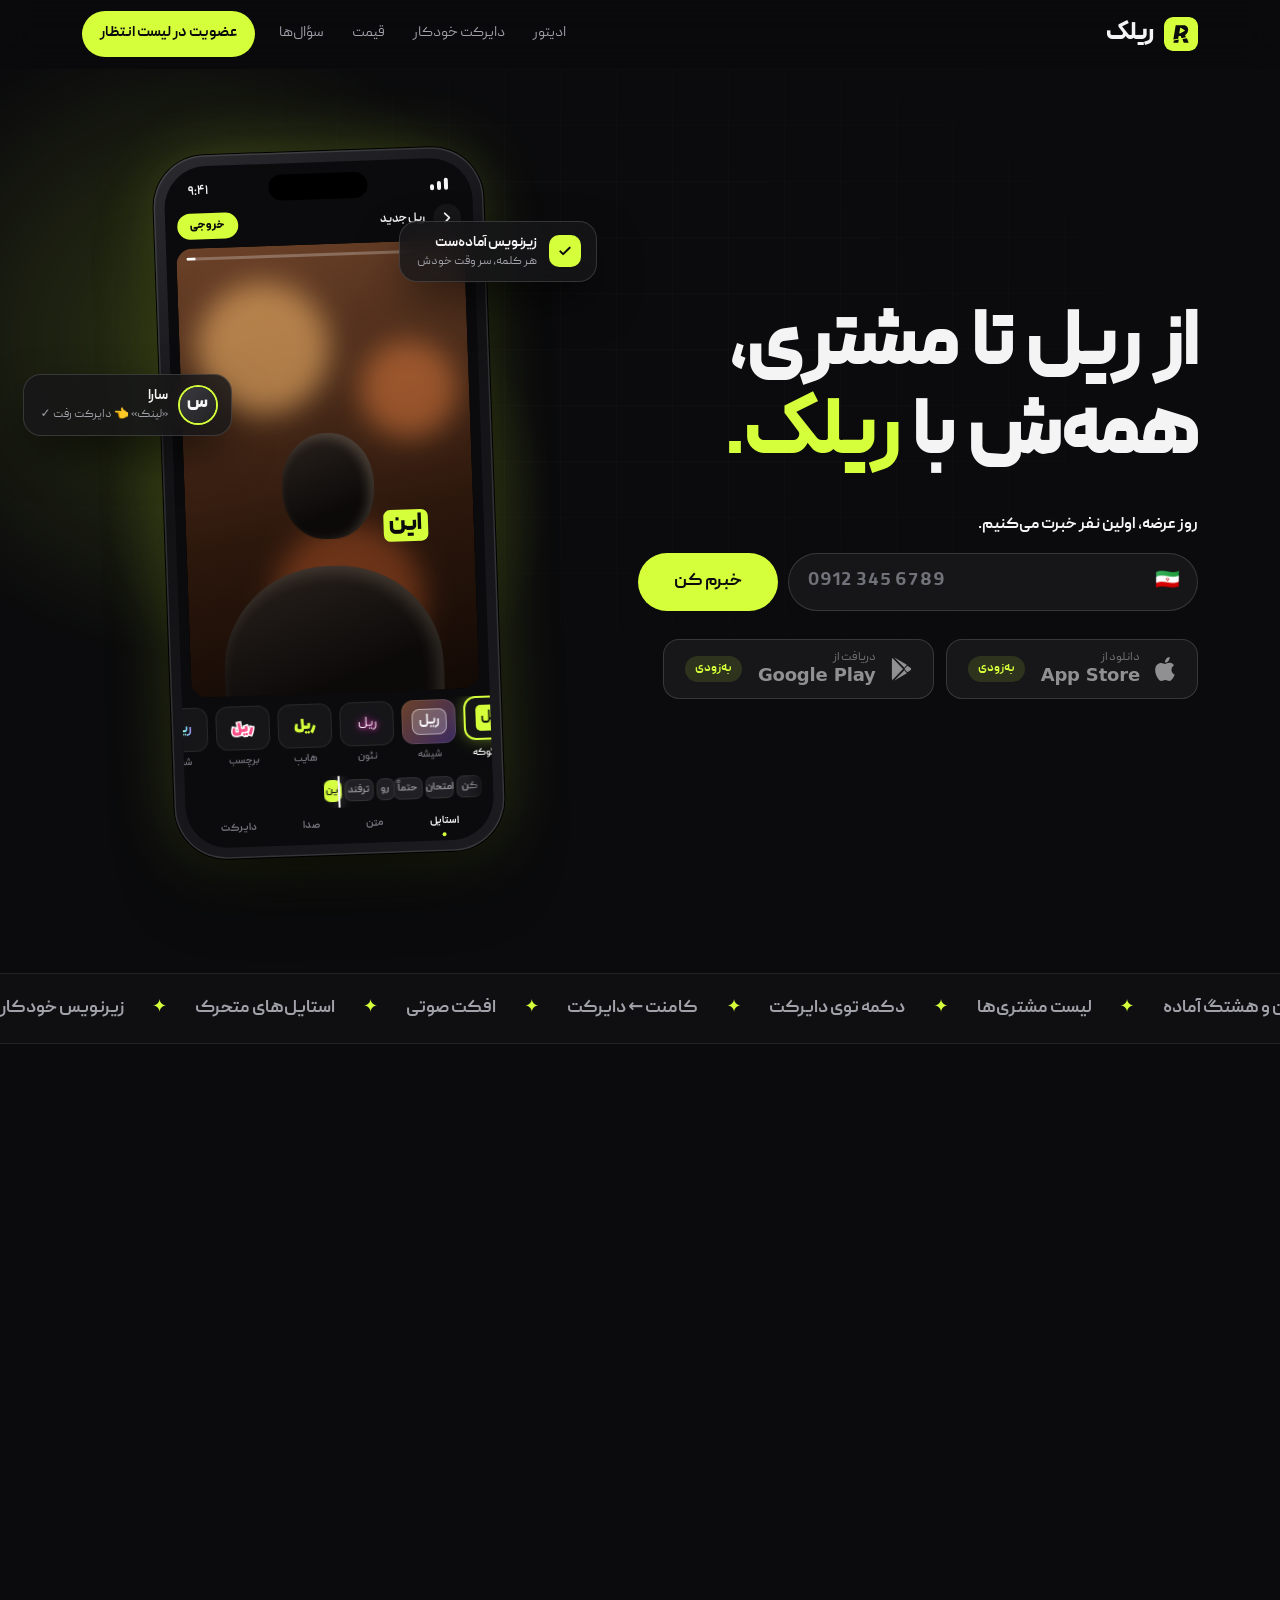
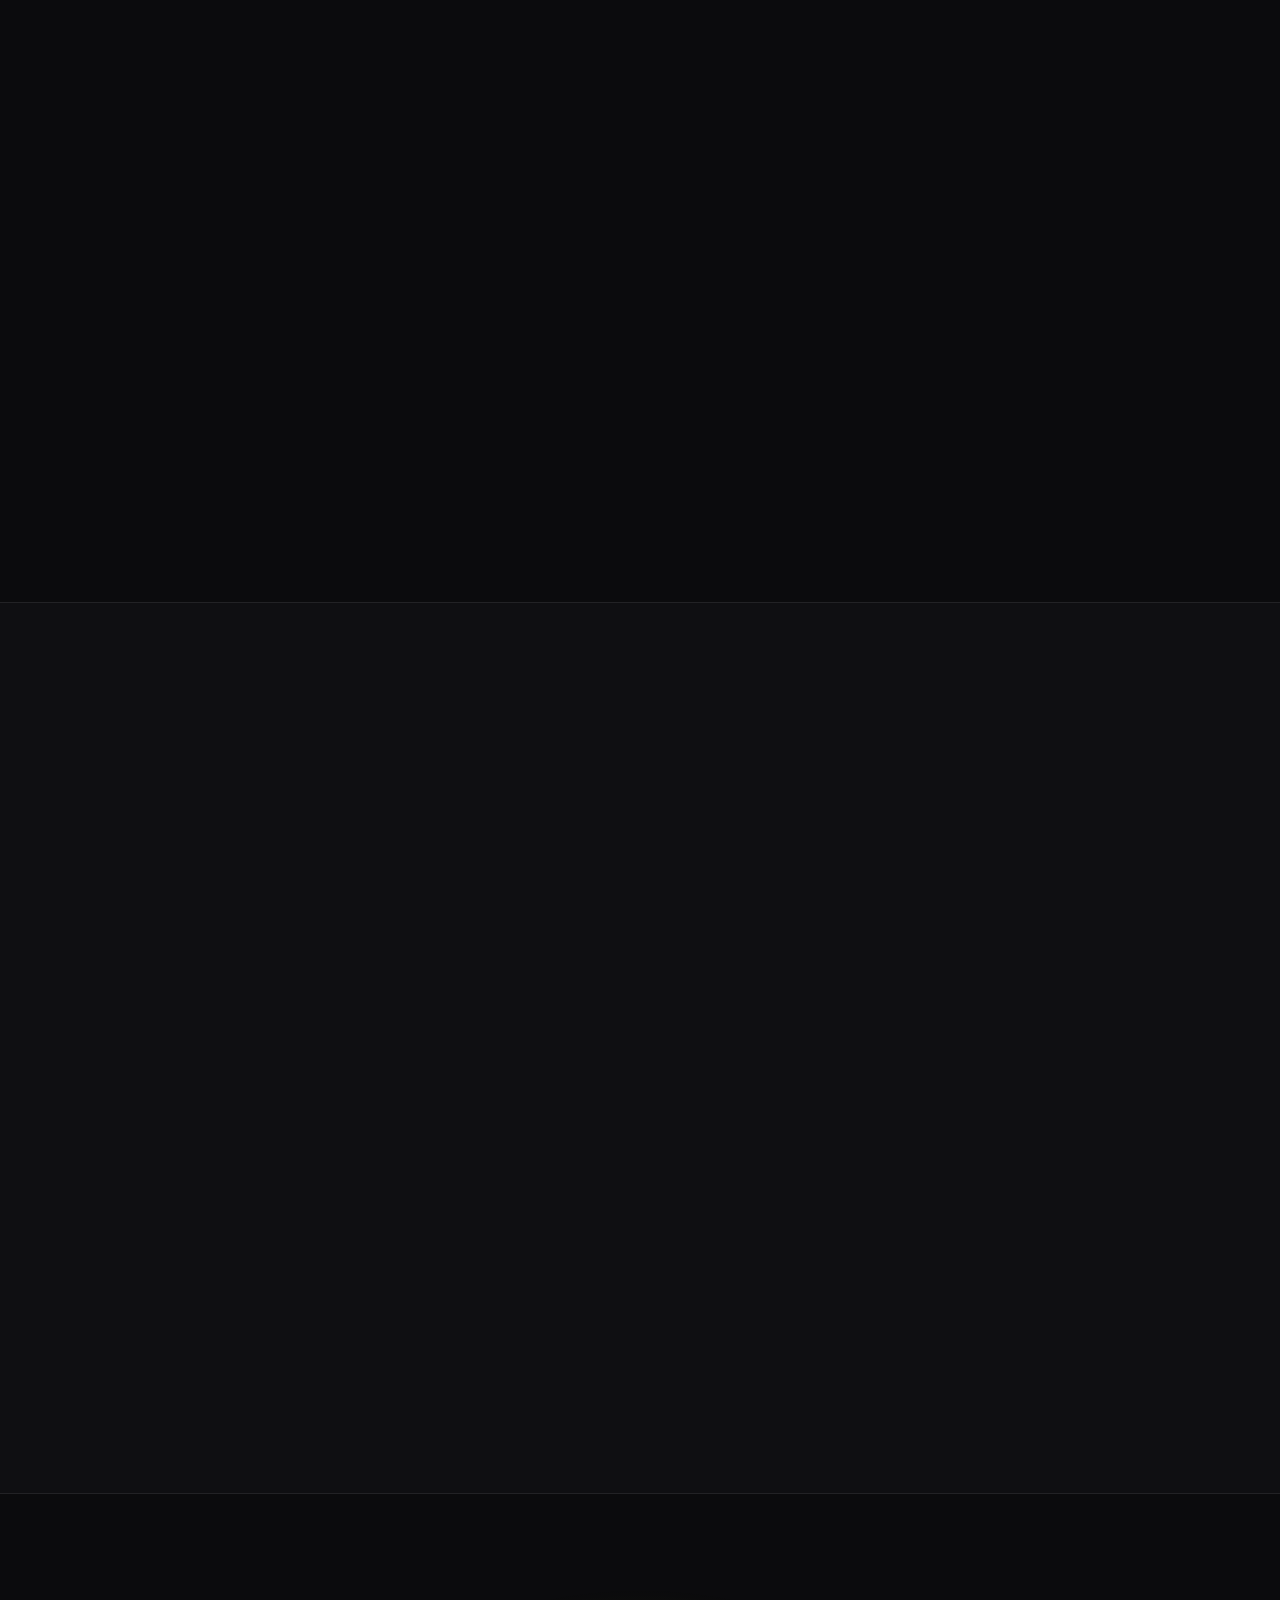
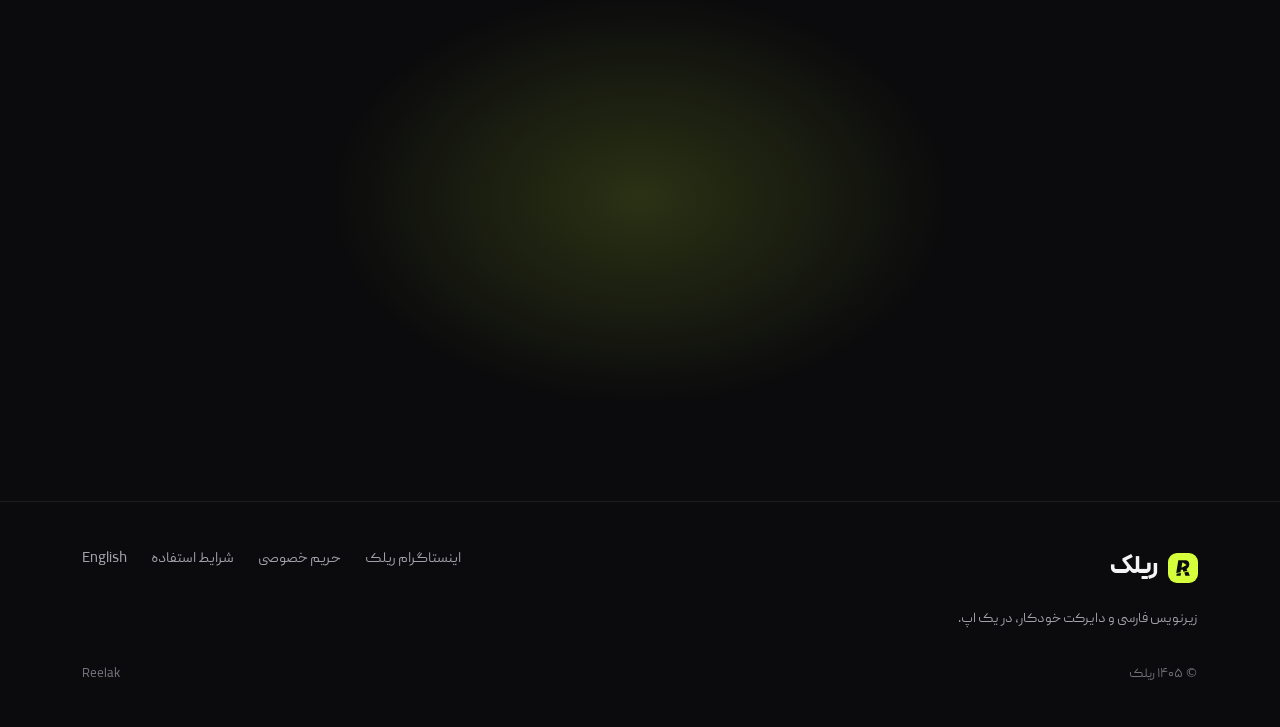
<file: index.html>
<!doctype html>
<html lang="fa" dir="rtl" data-mode="waitlist">
<head>
<meta charset="utf-8">
<meta http-equiv="Content-Security-Policy" content="default-src 'none'; script-src 'self'; style-src 'self'; font-src 'self'; img-src 'self' data:; connect-src 'self' https://oprujqgoeeatpwjcmsdf.supabase.co; form-action https://oprujqgoeeatpwjcmsdf.supabase.co; base-uri 'none'">
<meta name="viewport" content="width=device-width, initial-scale=1, viewport-fit=cover">
<title>ریلک | زیرنویس فارسی و دایرکت خودکار اینستاگرام</title>
<meta name="description" content="ریلک: زیرنویس فارسی خودکار با استایل‌ها و انیمیشن‌های جذاب، و دایرکت خودکار اینستاگرام که کامنت‌ها رو به مشتری تبدیل می‌کنه. یک اپ برای آیفون و اندروید.">
<meta name="theme-color" content="#0B0B0D">
<meta name="color-scheme" content="dark">
<meta property="og:type" content="website">
<meta property="og:title" content="ریلک: از ریل تا مشتری">
<meta property="og:description" content="زیرنویس فارسی خودکار + دایرکت خودکار اینستاگرام، در یک اپ.">
<meta property="og:url" content="https://reelakapp.com/">
<meta property="og:image" content="https://reelakapp.com/img/og.png">
<meta property="og:image:width" content="1200">
<meta property="og:image:height" content="630">
<meta property="og:locale" content="fa_IR">
<meta name="twitter:card" content="summary_large_image">
<link rel="icon" href="img/favicon.svg" type="image/svg+xml">
<link rel="icon" href="img/favicon-32.png" sizes="32x32" type="image/png">
<link rel="apple-touch-icon" href="img/apple-touch-icon-180.png">
<link rel="preload" href="fonts/peyda-black.woff2" as="font" type="font/woff2" crossorigin>
<link rel="preload" href="fonts/peyda-regular.woff2" as="font" type="font/woff2" crossorigin>
<link rel="stylesheet" href="site.css">
<script src="site.js" defer></script>
</head>
<body>

<a class="skip" href="#main">رفتن به محتوا</a>

<!-- ============================ NAV ============================ -->
<header class="nav" id="top">
  <div class="wrap nav-in">
    <button class="menu-btn" type="button" aria-label="منو" aria-expanded="false" aria-controls="mobile-menu" data-menu-btn>
      <span></span><span></span><span></span>
    </button>
    <a class="brand" href="#top" aria-label="ریلک، صفحه‌ی اول">
      <img src="img/icon-lime.svg" width="34" height="34" alt="">
      <span class="brand-fa">ریلک</span>
    </a>
    <nav class="nav-links" aria-label="بخش‌ها">
      <a href="#editor">ادیتور</a>
      <a href="#automation">دایرکت خودکار</a>
      <a href="#pricing">قیمت</a>
      <a href="#faq">سؤال‌ها</a>
    </nav>
    <a class="btn btn-lime btn-sm only-waitlist" href="#waitlist" data-focus-phone>عضویت در لیست انتظار</a>
    <a class="btn btn-lime btn-sm only-launch" href="#download">دانلود اپ</a>
  </div>
  <div class="mobile-menu" id="mobile-menu" data-menu hidden>
    <nav class="wrap" aria-label="منو">
      <a href="#editor"><span>ادیتور ویدیو</span><small>زیرنویس و استایل‌ها</small></a>
      <a href="#automation"><span>دایرکت خودکار</span><small>کامنت ← دایرکت</small></a>
      <a href="#pricing"><span>قیمت</span><small>رایگان و پرو</small></a>
      <a href="#faq"><span>سؤال‌ها</span><small>جواب‌های کوتاه</small></a>
      <a class="btn btn-lime btn-block only-waitlist" href="#waitlist" data-focus-phone>عضویت در لیست انتظار</a>
      <a class="btn btn-lime btn-block only-launch" href="#download">دانلود اپ</a>
    </nav>
  </div>
</header>

<main id="main">

<!-- ============================ HERO ============================ -->
<section class="hero" id="waitlist">
  <div class="hero-glow" aria-hidden="true"></div>
  <div class="hero-grid" aria-hidden="true"></div>
  <div class="wrap hero-in">

    <div class="hero-copy">

      <h1 class="hero-title" aria-label="از ریل تا مشتری، همه‌ش با ریلک.">
        <span class="kw" aria-hidden="true">از</span>
        <span class="kw" aria-hidden="true">ریل</span>
        <span class="kw" aria-hidden="true">تا</span>
        <span class="kw" aria-hidden="true">مشتری،</span>
        <br>
        <span class="kw" aria-hidden="true">همه‌ش</span>
        <span class="kw" aria-hidden="true">با</span>
        <span class="kw kw-brand" aria-hidden="true">ریلک.</span>
      </h1>


      <!-- Waitlist (before launch) -->
      <div class="join only-waitlist" data-join>
        <form class="join-form" action="https://oprujqgoeeatpwjcmsdf.supabase.co/functions/v1/waitlist" method="post" novalidate>
          <label class="join-label" for="phone-hero">روز عرضه، اولین نفر خبرت می‌کنیم.</label>
          <div class="join-row">
            <div class="phone-field">
              <span class="phone-flag" aria-hidden="true">🇮🇷</span>
              <input id="phone-hero" name="phone" type="tel" inputmode="numeric" autocomplete="tel" dir="ltr"
                     placeholder="0912 345 6789" maxlength="20" required aria-describedby="hint-hero">
            </div>
            <input class="hp" type="text" name="website" tabindex="-1" autocomplete="off" aria-hidden="true">
            <input type="hidden" name="source" value="">
            <button class="btn btn-lime btn-lg" type="submit">
              <span class="btn-text">خبرم کن</span>
              <span class="spinner" aria-hidden="true"></span>
            </button>
          </div>
          <p class="join-hint" id="hint-hero" aria-live="polite"></p>
        </form>
        <div class="join-done" hidden>
          <div class="done-badge" aria-hidden="true">
            <svg viewBox="0 0 24 24" width="28" height="28"><path d="M5 12.5l4.2 4.2L19 7" fill="none" stroke="currentColor" stroke-width="2.6" stroke-linecap="round" stroke-linejoin="round"/></svg>
          </div>
          <div>
            <p class="done-title" data-done-title>اسمت توی لیسته!</p>
            <p class="done-sub">روز عرضه با یک پیامک خبرت می‌کنیم.</p>
            <button class="btn btn-ghost btn-sm" type="button" data-share>
              <svg viewBox="0 0 24 24" width="18" height="18" aria-hidden="true"><path d="M12 3v12M7 8l5-5 5 5M5 14v5a2 2 0 002 2h10a2 2 0 002-2v-5" fill="none" stroke="currentColor" stroke-width="2" stroke-linecap="round" stroke-linejoin="round"/></svg>
              <span>فرستادن برای دوستام</span>
            </button>
          </div>
        </div>
      </div>

      <!-- Store buttons: "soon" before launch, real links after -->
      <div class="stores" id="download">
        <a class="store store-soon" href="#waitlist" data-store>
          <svg class="store-ic" viewBox="0 0 24 24" aria-hidden="true"><path fill="currentColor" d="M16.37 1.43c0 1.14-.5 2.27-1.18 3.08-.74.9-1.99 1.57-2.99 1.57-.12 0-.23-.02-.3-.03-.01-.06-.04-.22-.04-.39 0-1.15.57-2.27 1.2-2.98.81-.94 2.15-1.64 3.25-1.68.03.13.06.28.06.43zm4.56 15.71c-.03.07-.46 1.58-1.52 3.12-.94 1.34-1.94 2.71-3.43 2.71-1.52 0-1.9-.88-3.63-.88-1.7 0-2.3.91-3.67.91-1.38 0-2.33-1.26-3.43-2.8C3.96 18.38 2.93 15.57 2.93 12.92c0-4.28 2.8-6.55 5.55-6.55 1.45 0 2.67.95 3.6.95.86 0 2.22-1.01 3.9-1.01.61 0 2.89.06 4.37 2.19-.13.09-2.38 1.37-2.38 4.19 0 3.26 2.85 4.42 2.96 4.45z"/></svg>
          <span class="store-txt"><small>دانلود از</small><b>App Store</b></span>
          <span class="soon-chip">به‌زودی</span>
        </a>
        <a class="store store-soon" href="#waitlist" data-store>
          <svg class="store-ic" viewBox="0 0 24 24" aria-hidden="true"><path fill="currentColor" d="M4.1 1.9c-.3.3-.5.8-.5 1.4v17.4c0 .6.2 1.1.5 1.4l9.8-10.1L4.1 1.9zm11 8.9L5.6 1.2c-.1 0-.1-.1-.1-.1l11.9 6.9-2.3 2.8zm0 2.4l2.3 2.8-11.9 6.9h.1l9.5-9.7zm5.3-2.6l-2.6-1.5-2.6 2.9 2.6 2.9 2.6-1.5c1.3-.8 1.3-2 0-2.8z"/></svg>
          <span class="store-txt"><small>دریافت از</small><b>Google Play</b></span>
          <span class="soon-chip">به‌زودی</span>
        </a>
      </div>
      <a class="apk-link store-soon" href="#waitlist">یا دانلود مستقیم نسخه‌ی اندروید (APK)</a>
    </div>

    <!-- The phone: a live demo of the editor, one caption style per sentence -->
    <div class="hero-visual" aria-hidden="true">
      <div class="phone-glow"></div>
      <div class="float-card fc-top">
        <span class="fc-ic fc-ic-lime">
          <svg viewBox="0 0 24 24" width="16" height="16"><path d="M5 12.5l4.2 4.2L19 7" fill="none" stroke="currentColor" stroke-width="3" stroke-linecap="round" stroke-linejoin="round"/></svg>
        </span>
        <span><b>زیرنویس آماده‌ست</b><small>هر کلمه، سر وقت خودش</small></span>
      </div>

      <div class="phone" data-demo>
        <div class="phone-notch"></div>
        <div class="screen">
          <div class="status"><span>۹:۴۱</span><span class="status-ic"><i></i><i></i><i></i></span></div>
          <div class="appbar">
            <span class="appbar-back">
              <svg viewBox="0 0 24 24" width="18" height="18"><path d="M9 6l6 6-6 6" fill="none" stroke="currentColor" stroke-width="2.4" stroke-linecap="round" stroke-linejoin="round"/></svg>
            </span>
            <span class="appbar-title">ریل جدید</span>
            <span class="appbar-export">خروجی</span>
          </div>

          <div class="video">
            <div class="scene scene-a is-on" data-scene="0"><i class="bk b1"></i><i class="bk b2"></i><i class="bk b3"></i></div>
            <div class="scene scene-b" data-scene="1"><i class="bk b1"></i><i class="bk b2"></i><i class="bk b3"></i></div>
            <div class="scene scene-c" data-scene="2"><i class="bk b1"></i><i class="bk b2"></i><i class="bk b3"></i></div>
            <div class="person"></div>
            <div class="cap" data-cap></div>
            <div class="vid-progress"><i data-progress></i></div>
          </div>

          <div class="notif" data-notif>
            <img src="img/icon-lime.svg" width="26" height="26" alt="">
            <span><b>۲۴ نفر کامنت گذاشتن «لینک»</b><small>دایرکت برای همه رفت ✓</small></span>
          </div>

          <div class="editor">
            <div class="picker"><div class="picker-row" data-picker></div></div>
            <div class="lanes">
              <div class="playhead"></div>
              <div class="lane-track" data-track>
                <div class="lane lane-words" data-lane-words></div>
              </div>
            </div>
            <div class="ed-tabs">
              <span class="on">استایل</span><span>متن</span><span>صدا</span><span>دایرکت</span>
            </div>
          </div>
        </div>
      </div>

      <div class="float-card fc-bottom">
        <span class="fc-avatar">س</span>
        <span><b>سارا</b><small>«لینک» 👈 دایرکت رفت ✓</small></span>
      </div>
    </div>
  </div>
</section>

<!-- ============================ STRIP ============================ -->
<div class="strip" aria-hidden="true">
  <div class="strip-in">
    <span>زیرنویس خودکار</span><i>✦</i><span>استایل‌های متحرک</span><i>✦</i><span>افکت صوتی</span><i>✦</i>
    <span>کامنت ← دایرکت</span><i>✦</i><span>دکمه توی دایرکت</span><i>✦</i><span>لیست مشتری‌ها</span><i>✦</i>
    <span>کپشن و هشتگ آماده</span><i>✦</i><span>پرداخت تومانی</span><i>✦</i>
    <span>زیرنویس خودکار</span><i>✦</i><span>استایل‌های متحرک</span><i>✦</i><span>افکت صوتی</span><i>✦</i>
    <span>کامنت ← دایرکت</span><i>✦</i><span>دکمه توی دایرکت</span><i>✦</i><span>لیست مشتری‌ها</span><i>✦</i>
    <span>کپشن و هشتگ آماده</span><i>✦</i><span>پرداخت تومانی</span><i>✦</i>
  </div>
</div>

<!-- ============================ STYLES ============================ -->
<section class="section" id="editor">
  <div class="wrap">
    <div class="sec-head reveal">
      <p class="kicker">ادیتور ویدیو</p>
      <h2>زیرنویسی که <span class="hl">دیده می‌شه.</span></h2>
      <p class="sec-sub">ریلک حرفات رو فارسی می‌نویسه، هر کلمه سر وقت خودش. تو فقط استایل رو انتخاب کن؛ از ساده و شیک تا شیشه و نئون.</p>
    </div>

    <div class="styles reveal" data-styles>
      <figure class="style-card st-glass">
        <div class="st-screen"><i class="sg-blob sg1"></i><i class="sg-blob sg2"></i><p class="st-text"><span>این</span> <span>ترفند</span> <span>رو</span> <span>ببین</span></p></div>
        <figcaption><b>شیشه</b><small>روی یک تکه شیشه‌ی مات؛ روی هر ویدیویی خوانا</small></figcaption>
      </figure>
      <figure class="style-card st-aurora">
        <div class="st-screen"><p class="st-text"><span>رنگ</span> <span>زندگی</span></p></div>
        <figcaption><b>شفق</b><small>رنگ‌ها آروم روی کلمه‌ها جاری می‌شن</small></figcaption>
      </figure>
      <figure class="style-card st-sticker">
        <div class="st-screen"><p class="st-text"><span>وای</span> <span>چه</span> <span>خوشمزه!</span></p></div>
        <figcaption><b>برچسب</b><small>هر کلمه یک برچسب رنگی</small></figcaption>
      </figure>
      <figure class="style-card st-glitch">
        <div class="st-screen"><p class="st-text"><span data-t="باورت">باورت</span> <span data-t="نمی‌شه">نمی‌شه</span></p></div>
        <figcaption><b>گلیچ</b><small>مثل صفحه‌ای که پارازیت گرفته</small></figcaption>
      </figure>
      <figure class="style-card st-marker">
        <div class="st-screen"><p class="st-text"><span>فقط</span> <span class="mk-num">۳<svg viewBox="0 0 60 44" aria-hidden="true"><path d="M50 10C40 1 12 2 6 16c-6 15 14 25 30 23 16-2 22-12 18-22-2-5-8-8-14-9"/></svg></span> <span class="mk-line">دقیقه<svg viewBox="0 0 100 10" preserveAspectRatio="none" aria-hidden="true"><path d="M2 6c30-4 66-4 96-1"/></svg></span></p></div>
        <figcaption><b>ماژیک</b><small>دور عددها و زیر کلمه‌های مهم خط می‌کشه</small></figcaption>
      </figure>
      <figure class="style-card st-under">
        <div class="st-screen"><p class="st-text" data-under><span>همه‌ی</span> <span>کلمه‌ها</span> <span>پیداست</span><i class="ul-bar"></i></p></div>
        <figcaption><b>زیرخط</b><small>یک خط نازک زیر کلمه‌ای که گفته می‌شه</small></figcaption>
      </figure>
      <figure class="style-card st-karaoke">
        <div class="st-screen"><p class="st-text"><span>امروز</span> <span>یه</span> <span>ترفند</span> <span>باحال</span></p></div>
        <figcaption><b>کارائوکه</b><small>کلمه‌ای که گفته می‌شه، رنگ می‌گیره</small></figcaption>
      </figure>
      <figure class="style-card st-type">
        <div class="st-screen"><p class="st-text"><span class="type-line">کسی بهت نمی‌گه</span></p></div>
        <figcaption><b>تایپ</b><small>نوشته می‌شه، انگار همین الان</small></figcaption>
      </figure>
      <figure class="style-card st-pop">
        <div class="st-screen"><img class="st-emoji" src="img/fire.webp" alt="" width="160" height="160"><p class="st-text"><span>فوق</span><span>العاده</span><span>بود!</span></p></div>
        <figcaption><b>پاپ</b><small>یک کلمه، با ضرب و ایموجی</small></figcaption>
      </figure>
      <figure class="style-card st-neon">
        <div class="st-screen"><p class="st-text"><span>شب</span> <span>تهران</span></p></div>
        <figcaption><b>نئون</b><small>درخشش برای ویدیوهای شب</small></figcaption>
      </figure>
      <figure class="style-card st-hype">
        <div class="st-screen"><p class="st-text"><span>صبر</span><span>کن</span><span>ببین!</span></p></div>
        <figcaption><b>هایپ</b><small>درشت و پرانرژی برای شروع ویدیو</small></figcaption>
      </figure>
      <figure class="style-card st-cine">
        <div class="st-screen"><p class="st-text"><span>یک</span> <span>روز</span> <span>معمولی</span> <span>نبود…</span></p></div>
        <figcaption><b>سینمایی</b><small>آروم و شیک، مثل فیلم</small></figcaption>
      </figure>
    </div>

    <div class="styles-more reveal">
      <p>برای چند ثانیه‌ی اول ویدیو هم استایل‌های هوک داری:</p>
      <span>پشت سر</span><span>شیشه</span><span>نوار</span><span>برش</span><span>اکو</span><span>نورافکن</span>
      <span>پنجره</span><span>شمارش</span><span>سیاه‌سفید</span><span>گفتگو</span><span>تک‌کلمه</span>
      <span class="new">+ استایل‌های تازه، بدون آپدیت اپ</span>
    </div>

    <!-- Bento: what else the editor does -->
    <div class="bento">
      <article class="tile tile-big reveal">
        <div class="tile-copy">
          <h3>زمان‌بندی کلمه‌به‌کلمه</h3>
          <p>زیرنویس‌ها دقیقاً با صدا می‌آن و می‌رن؛ نه زودتر، نه دیرتر.</p>
        </div>
        <div class="wave-demo" data-wave-demo>
          <div class="wd-words"><span>سلام</span><span>به</span><span>همه</span><span>دوستای</span><span>خوبم</span></div>
          <div class="wd-bars"></div>
        </div>
      </article>

      <article class="tile reveal">
        <div class="tile-ic"><img src="img/magic_wand.webp" alt="" width="160" height="160"></div>
        <h3>کپشن و هشتگ آماده</h3>
        <p>موقع خروجی، کپشن و هشتگ از حرفای خود ویدیو نوشته می‌شه.</p>
        <div class="typing" data-typing>اینم سه تا ترفند ادیت که کسی بهت نگفته 👇 #ادیت_ویدیو #ریلز</div>
      </article>

      <article class="tile reveal">
        <div class="tile-ic"><img src="img/party_popper.webp" alt="" width="160" height="160"></div>
        <h3>افکت صوتی اختصاصی</h3>
        <p>۶۳ صدای مخصوص ریلک. کلمه هم با صداش حرکت می‌کنه.</p>
        <div class="sfx">
          <span class="sfx-pill"><i></i><i></i><i></i><i></i>پاپ</span>
          <span class="sfx-pill"><i></i><i></i><i></i><i></i>ووش</span>
          <span class="sfx-pill"><i></i><i></i><i></i><i></i>دینگ</span>
        </div>
      </article>

      <article class="tile reveal">
        <div class="tile-ic"><img src="img/sparkles.webp" alt="" width="160" height="160"></div>
        <h3>تأکید هوشمند</h3>
        <p>کلمه‌های مهم خودشون درشت‌تر می‌شن، با ایموجی مناسب.</p>
        <p class="emph-demo">این <b>بهترین</b> خرید <b class="big">امسالم</b> بود</p>
      </article>

      <article class="tile reveal">
        <div class="tile-ic tile-ic-svg">
          <svg viewBox="0 0 24 24" width="30" height="30" aria-hidden="true"><path d="M4 12h2l2-6 3 12 3-9 2 3h4" fill="none" stroke="currentColor" stroke-width="2" stroke-linecap="round" stroke-linejoin="round"/></svg>
        </div>
        <h3>حذف نویز</h3>
        <p>باد و کولر و خیابون حذف، صدای تو تمیز.</p>
        <div class="noise"><span class="noise-a"></span><span class="noise-b"></span></div>
      </article>

      <article class="tile tile-wide reveal">
        <div class="tile-ic tile-ic-svg">
          <svg viewBox="0 0 24 24" width="30" height="30" aria-hidden="true"><path d="M4 7h10M4 12h16M4 17h7" fill="none" stroke="currentColor" stroke-width="2.2" stroke-linecap="round"/><circle cx="17" cy="7" r="2.2" fill="none" stroke="currentColor" stroke-width="2"/><circle cx="14" cy="17" r="2.2" fill="none" stroke="currentColor" stroke-width="2"/></svg>
        </div>
        <h3>هر کلمه، دست خودت</h3>
        <p>متن، رنگ، حرکت و صدای هر کلمه رو جدا عوض کن.</p>
        <div class="word-edit"><span class="we-h"></span><span class="we-w">ترفند</span><span class="we-h"></span></div>
      </article>
    </div>
  </div>
</section>

<!-- ============================ AUTOMATION ============================ -->
<section class="section section-alt" id="automation">
  <div class="wrap auto-in">
    <div class="auto-copy">
      <div class="sec-head sec-head-start reveal">
        <p class="kicker">دایرکت خودکار</p>
        <h2>کامنت گذاشتن؛ <span class="hl">ریلک جواب داد.</span></h2>
        <p class="sec-sub">تو ویدیو بگو «کامنت کن لینک». بقیه‌ش با ریلک، حتی ساعت ۳ صبح.</p>
      </div>
      <ol class="auto-steps reveal" data-auto-steps>
        <li data-step="0"><span class="as-n">۱</span><span><b>کامنت ← دایرکت</b><small>کلمه رو کامنت کنه، دایرکت می‌گیره.</small></span></li>
        <li data-step="1"><span class="as-n">۲</span><span><b>جواب زیر کامنت</b><small>تا بقیه هم ببینن جواب می‌دی.</small></span></li>
        <li data-step="2"><span class="as-n">۳</span><span><b>دکمه توی دایرکت</b><small>لینک خرید، قیمت یا هر چیزی با یک لمس.</small></span></li>
        <li data-step="3"><span class="as-n">۴</span><span><b>لیست مشتری‌ها</b><small>شماره‌ها خودشون جمع می‌شن.</small></span></li>
      </ol>
    </div>

    <div class="chat reveal" data-chat aria-hidden="true">
      <div class="chat-head">
        <span class="chat-av">ش</span>
        <span><b>shop.lover</b><small>دایرکت</small></span>
        <span class="chat-bot-tag">ریلک فعاله</span>
      </div>
      <div class="chat-body">
        <div class="c-comment" data-c="0">
          <span class="cc-av">ش</span>
          <span class="cc-txt"><b>shop.lover</b> لینک</span>
        </div>
        <div class="c-reply" data-c="1">
          <span class="cc-av cc-av-me"><img src="img/icon-lime.svg" width="22" height="22" alt=""></span>
          <span class="cc-txt"><b>you</b> دایرکتت رو چک کن 💌</span>
        </div>
        <div class="c-divider" data-c="1"><span>دایرکت</span></div>
        <div class="msg msg-me" data-c="2">سلام! اینم لینک خرید 👇<span class="msg-btn">دیدن محصول</span></div>
        <div class="msg msg-them" data-c="3">دیدن محصول</div>
        <div class="msg msg-me" data-c="4">قیمت: ۸۹۰ هزار تومان · ارسال به همه‌ی شهرها 🚚</div>
        <div class="msg msg-me" data-c="5">برای سفارش، شماره‌ت رو بفرست 🙏</div>
        <div class="msg msg-them" data-c="6" dir="ltr">0915 ••• ••47</div>
        <div class="lead" data-c="7">
          <span class="lead-ic"><svg viewBox="0 0 24 24" width="16" height="16"><path d="M5 12.5l4.2 4.2L19 7" fill="none" stroke="currentColor" stroke-width="3" stroke-linecap="round" stroke-linejoin="round"/></svg></span>
          <span><b>مشتری جدید ثبت شد</b><small>shop.lover · از ریل «کیف چرمی»</small></span>
        </div>
        <div class="typing-dots" data-typing-dots><i></i><i></i><i></i></div>
      </div>
    </div>
  </div>
</section>

<!-- ============================ THE BRIDGE ============================ -->
<section class="section">
  <div class="wrap">
    <div class="sec-head reveal">
      <p class="kicker">فقط توی ریلک</p>
      <h2>ادیتور و دایرکت، <span class="hl">توی یک اپ.</span></h2>
      <p class="sec-sub">برای ادیت و دایرکت دیگه دو تا اپ لازم نیست.</p>
    </div>

    <div class="bridge">
      <article class="bcard reveal">
        <div class="bc-visual bc-flow">
          <span class="bf-node">🎬 ویدیو</span>
          <span class="bf-arrow"></span>
          <span class="bf-node bf-node-lime">کامنت کن «لینک»</span>
          <span class="bf-arrow"></span>
          <span class="bf-node">💬 دایرکت</span>
        </div>
        <h3>ویدیو، خودش دایرکتش رو می‌سازه</h3>
        <p>«کامنت کن لینک» رو روی ویدیو بذار؛ دایرکت خودکار همون پست هم با یک لمس روشن می‌شه.</p>
      </article>

      <article class="bcard reveal">
        <div class="bc-visual bc-stats">
          <p class="bs-title">ریل «کیف چرمی»</p>
          <div class="bs-row"><span>کامنت</span><i class="bs-bar"><b class="w100"></b></i><em>۳۱۲</em></div>
          <div class="bs-row"><span>دایرکت</span><i class="bs-bar"><b class="w92"></b></i><em>۲۸۷</em></div>
          <div class="bs-row"><span>مشتری</span><i class="bs-bar"><b class="w30 lime"></b></i><em>۹۴</em></div>
        </div>
        <h3>از کامنت تا مشتری، یک نگاه</h3>
        <p>برای هر ریل ببین چند نفر کامنت گذاشتن، دایرکت گرفتن و مشتری شدن.</p>
      </article>
    </div>
    <p class="soon-note reveal"><span>به‌زودی</span> ربات دایرکتی که ویدیوهات رو دیده و سؤال‌ها رو خودش جواب می‌ده.</p>
  </div>
</section>

<!-- ============================ HOW ============================ -->
<section class="section section-alt">
  <div class="wrap">
    <div class="sec-head reveal">
      <p class="kicker">چطور کار می‌کنه</p>
      <h2>سه قدم، <span class="hl">چند دقیقه.</span></h2>
    </div>
    <ol class="steps">
      <li class="step reveal">
        <span class="step-n">۱</span>
        <h3>ویدیو رو انتخاب کن</h3>
        <p>از گالری گوشی؛ زیرنویس فارسی خودش نوشته می‌شه.</p>
      </li>
      <li class="step reveal">
        <span class="step-n">۲</span>
        <h3>استایل بزن، ادیت کن</h3>
        <p>استایل و افکت بذار و خروجی بگیر.</p>
      </li>
      <li class="step reveal">
        <span class="step-n">۳</span>
        <h3>پست کن؛ ریلک جواب می‌ده</h3>
        <p>دایرکت خودکار رو روشن کن؛ کامنت‌ها مشتری می‌شن.</p>
      </li>
    </ol>
  </div>
</section>

<!-- ============================ PRICING ============================ -->
<section class="section" id="pricing">
  <div class="wrap">
    <div class="sec-head reveal">
      <p class="kicker">قیمت</p>
      <h2>رایگان شروع کن، <span class="hl">هر وقت خواستی پرو شو.</span></h2>
      <p class="sec-sub">پرداخت تومانی با زرین‌پال.</p>
    </div>

    <div class="period reveal" role="tablist" aria-label="مدت اشتراک" data-period>
      <button type="button" role="tab" aria-selected="true" data-months="1">۱ ماهه</button>
      <button type="button" role="tab" aria-selected="false" data-months="3">۳ ماهه <em>٪۴۰ ارزون‌تر</em></button>
      <button type="button" role="tab" aria-selected="false" data-months="12">۱۲ ماهه <em>٪۵۸ ارزون‌تر</em></button>
    </div>

    <div class="plans">
      <article class="plan reveal">
        <h3>رایگان</h3>
        <p class="price"><b>۰</b><span>تومان، برای همیشه</span></p>
        <ul class="feats">
          <li>۳ ویدیو در ماه</li>
          <li>استایل‌های پایه</li>
          <li>۲ دایرکت خودکار (تا ۱۰۰ نفر در ماه)</li>
          <li><b>هفته‌ی اول:</b> دایرکت خودکار بدون محدودیت</li>
          <li class="muted">لوگوی کوچک ریلک روی ویدیو</li>
        </ul>
        <a class="btn btn-ghost btn-block only-waitlist" href="#waitlist" data-focus-phone>عضویت در لیست انتظار</a>
        <a class="btn btn-ghost btn-block only-launch" href="#download">دانلود رایگان</a>
      </article>

      <article class="plan plan-pro reveal">
        <span class="plan-tag">همه‌چیز</span>
        <h3>پرو</h3>
        <p class="price"><b data-price>۳۶۹٬۰۰۰</b><span data-price-note>تومان در ماه</span></p>
        <p class="price-sub" data-price-sub>&nbsp;</p>
        <ul class="feats">
          <li>ویدیوی بیشتر، بدون لوگو</li>
          <li>همه‌ی استایل‌ها و استایل‌های تازه</li>
          <li>دایرکت خودکار بدون محدودیت</li>
          <li>لیست مشتری‌ها و آمار هر ریل</li>
          <li>کپشن و هشتگ آماده</li>
        </ul>
        <a class="btn btn-lime btn-block only-waitlist" href="#waitlist" data-focus-phone>اولین نفر باش</a>
        <a class="btn btn-lime btn-block only-launch" href="#download">شروع کن</a>
      </article>
    </div>
    <p class="fine reveal">قیمت‌ها ممکنه تا روز عرضه کمی تغییر کنن.</p>
  </div>
</section>

<!-- ============================ FAQ ============================ -->
<section class="section section-alt" id="faq">
  <div class="wrap wrap-narrow">
    <div class="sec-head reveal">
      <p class="kicker">سؤال‌ها</p>
      <h2>سؤالی داری؟</h2>
    </div>
    <div class="faq">
      <details class="reveal">
        <summary>ریلک کِی عرضه می‌شه؟</summary>
        <p>خیلی زود. شماره‌ت رو بذار تا روز عرضه با یک پیامک خبرت کنیم.</p>
      </details>
      <details class="reveal">
        <summary>با هر اکانت اینستاگرامی کار می‌کنه؟</summary>
        <p>ادیتور با هر اکانتی. برای دایرکت خودکار، اکانت باید «حرفه‌ای» (Creator یا Business) باشه؛ تبدیلش رایگانه و ۳۰ ثانیه طول می‌کشه.</p>
      </details>
      <details class="reveal">
        <summary>رمز اینستاگرامم رو باید بدم؟</summary>
        <p>نه، هیچ‌وقت. ریلک از راه رسمی خود اینستاگرام وصل می‌شه و هر وقت خواستی قطعش می‌کنی.</p>
      </details>
      <details class="reveal">
        <summary>زیرنویس فارسی‌ش چقدر دقیقه؟</summary>
        <p>خیلی دقیق؛ و اگه کلمه‌ای اشتباه بود، با یک لمس درستش می‌کنی.</p>
      </details>
      <details class="reveal">
        <summary>پرداخت چطوریه؟</summary>
        <p>تومانی، با زرین‌پال و هر کارت بانکی. نسخه‌ی رایگان هم همیشه رایگانه.</p>
      </details>
      <details class="reveal">
        <summary>آیفون و اندروید، هر دو؟</summary>
        <p>بله. آیفون از اپ‌استور، اندروید از گوگل‌پلی یا همین سایت.</p>
      </details>
    </div>
  </div>
</section>

<!-- ============================ FINAL CTA ============================ -->
<section class="final">
  <div class="final-glow" aria-hidden="true"></div>
  <div class="wrap final-in reveal">
    <img class="final-icon" src="img/icon-lime.svg" width="88" height="88" alt="">
    <h2>ریل بعدیت رو<br><span class="hl">با ریلک بساز.</span></h2>

    <div class="join join-center only-waitlist" data-join>
      <form class="join-form" action="https://oprujqgoeeatpwjcmsdf.supabase.co/functions/v1/waitlist" method="post" novalidate>
                <div class="join-row">
          <div class="phone-field">
            <span class="phone-flag" aria-hidden="true">🇮🇷</span>
            <input id="phone-final" name="phone" type="tel" inputmode="numeric" autocomplete="tel" dir="ltr"
                   placeholder="0912 345 6789" maxlength="20" required aria-describedby="hint-final">
          </div>
          <input class="hp" type="text" name="website" tabindex="-1" autocomplete="off" aria-hidden="true">
          <input type="hidden" name="source" value="">
          <button class="btn btn-lime btn-lg" type="submit">
            <span class="btn-text">خبرم کن</span>
            <span class="spinner" aria-hidden="true"></span>
          </button>
        </div>
        <p class="join-hint" id="hint-final" aria-live="polite"></p>
      </form>
      <div class="join-done" hidden>
        <div class="done-badge" aria-hidden="true">
          <svg viewBox="0 0 24 24" width="28" height="28"><path d="M5 12.5l4.2 4.2L19 7" fill="none" stroke="currentColor" stroke-width="2.6" stroke-linecap="round" stroke-linejoin="round"/></svg>
        </div>
        <div>
          <p class="done-title" data-done-title>اسمت توی لیسته!</p>
          <p class="done-sub">روز عرضه با یک پیامک خبرت می‌کنیم.</p>
          <button class="btn btn-ghost btn-sm" type="button" data-share>
            <svg viewBox="0 0 24 24" width="18" height="18" aria-hidden="true"><path d="M12 3v12M7 8l5-5 5 5M5 14v5a2 2 0 002 2h10a2 2 0 002-2v-5" fill="none" stroke="currentColor" stroke-width="2" stroke-linecap="round" stroke-linejoin="round"/></svg>
            <span>فرستادن برای دوستام</span>
          </button>
        </div>
      </div>
    </div>

    <div class="stores stores-center only-launch">
      <a class="store store-soon" href="#waitlist">
        <svg class="store-ic" viewBox="0 0 24 24" aria-hidden="true"><path fill="currentColor" d="M16.37 1.43c0 1.14-.5 2.27-1.18 3.08-.74.9-1.99 1.57-2.99 1.57-.12 0-.23-.02-.3-.03-.01-.06-.04-.22-.04-.39 0-1.15.57-2.27 1.2-2.98.81-.94 2.15-1.64 3.25-1.68.03.13.06.28.06.43zm4.56 15.71c-.03.07-.46 1.58-1.52 3.12-.94 1.34-1.94 2.71-3.43 2.71-1.52 0-1.9-.88-3.63-.88-1.7 0-2.3.91-3.67.91-1.38 0-2.33-1.26-3.43-2.8C3.96 18.38 2.93 15.57 2.93 12.92c0-4.28 2.8-6.55 5.55-6.55 1.45 0 2.67.95 3.6.95.86 0 2.22-1.01 3.9-1.01.61 0 2.89.06 4.37 2.19-.13.09-2.38 1.37-2.38 4.19 0 3.26 2.85 4.42 2.96 4.45z"/></svg>
        <span class="store-txt"><small>دانلود از</small><b>App Store</b></span>
        <span class="soon-chip">به‌زودی</span>
      </a>
      <a class="store store-soon" href="#waitlist">
        <svg class="store-ic" viewBox="0 0 24 24" aria-hidden="true"><path fill="currentColor" d="M4.1 1.9c-.3.3-.5.8-.5 1.4v17.4c0 .6.2 1.1.5 1.4l9.8-10.1L4.1 1.9zm11 8.9L5.6 1.2c-.1 0-.1-.1-.1-.1l11.9 6.9-2.3 2.8zm0 2.4l2.3 2.8-11.9 6.9h.1l9.5-9.7zm5.3-2.6l-2.6-1.5-2.6 2.9 2.6 2.9 2.6-1.5c1.3-.8 1.3-2 0-2.8z"/></svg>
        <span class="store-txt"><small>دریافت از</small><b>Google Play</b></span>
        <span class="soon-chip">به‌زودی</span>
      </a>
    </div>
  </div>
</section>

</main>

<!-- ============================ FOOTER ============================ -->
<footer class="foot">
  <div class="wrap foot-in">
    <div class="foot-brand">
      <a class="brand" href="#top"><img src="img/icon-lime.svg" width="30" height="30" alt=""><span class="brand-fa">ریلک</span></a>
      <p>زیرنویس فارسی و دایرکت خودکار، در یک اپ.</p>
    </div>
    <nav class="foot-links" aria-label="لینک‌ها">
      <a href="https://instagram.com/reelakapp" rel="noopener" target="_blank">اینستاگرام ریلک</a>
      <a href="privacy/">حریم خصوصی</a>
      <a href="terms/">شرایط استفاده</a>
      <a href="en/privacy/" lang="en">English</a>
    </nav>
  </div>
  <div class="wrap foot-legal"><span>© ۱۴۰۵ ریلک</span><span dir="ltr">Reelak</span></div>
</footer>

<!-- Sticky button on phones -->
<div class="sticky-cta" data-sticky>
  <a class="btn btn-lime btn-block only-waitlist" href="#waitlist" data-focus-phone>عضویت در لیست انتظار</a>
  <a class="btn btn-lime btn-block only-launch" href="#download">دانلود رایگان ریلک</a>
</div>

</body>
</html>
</file>
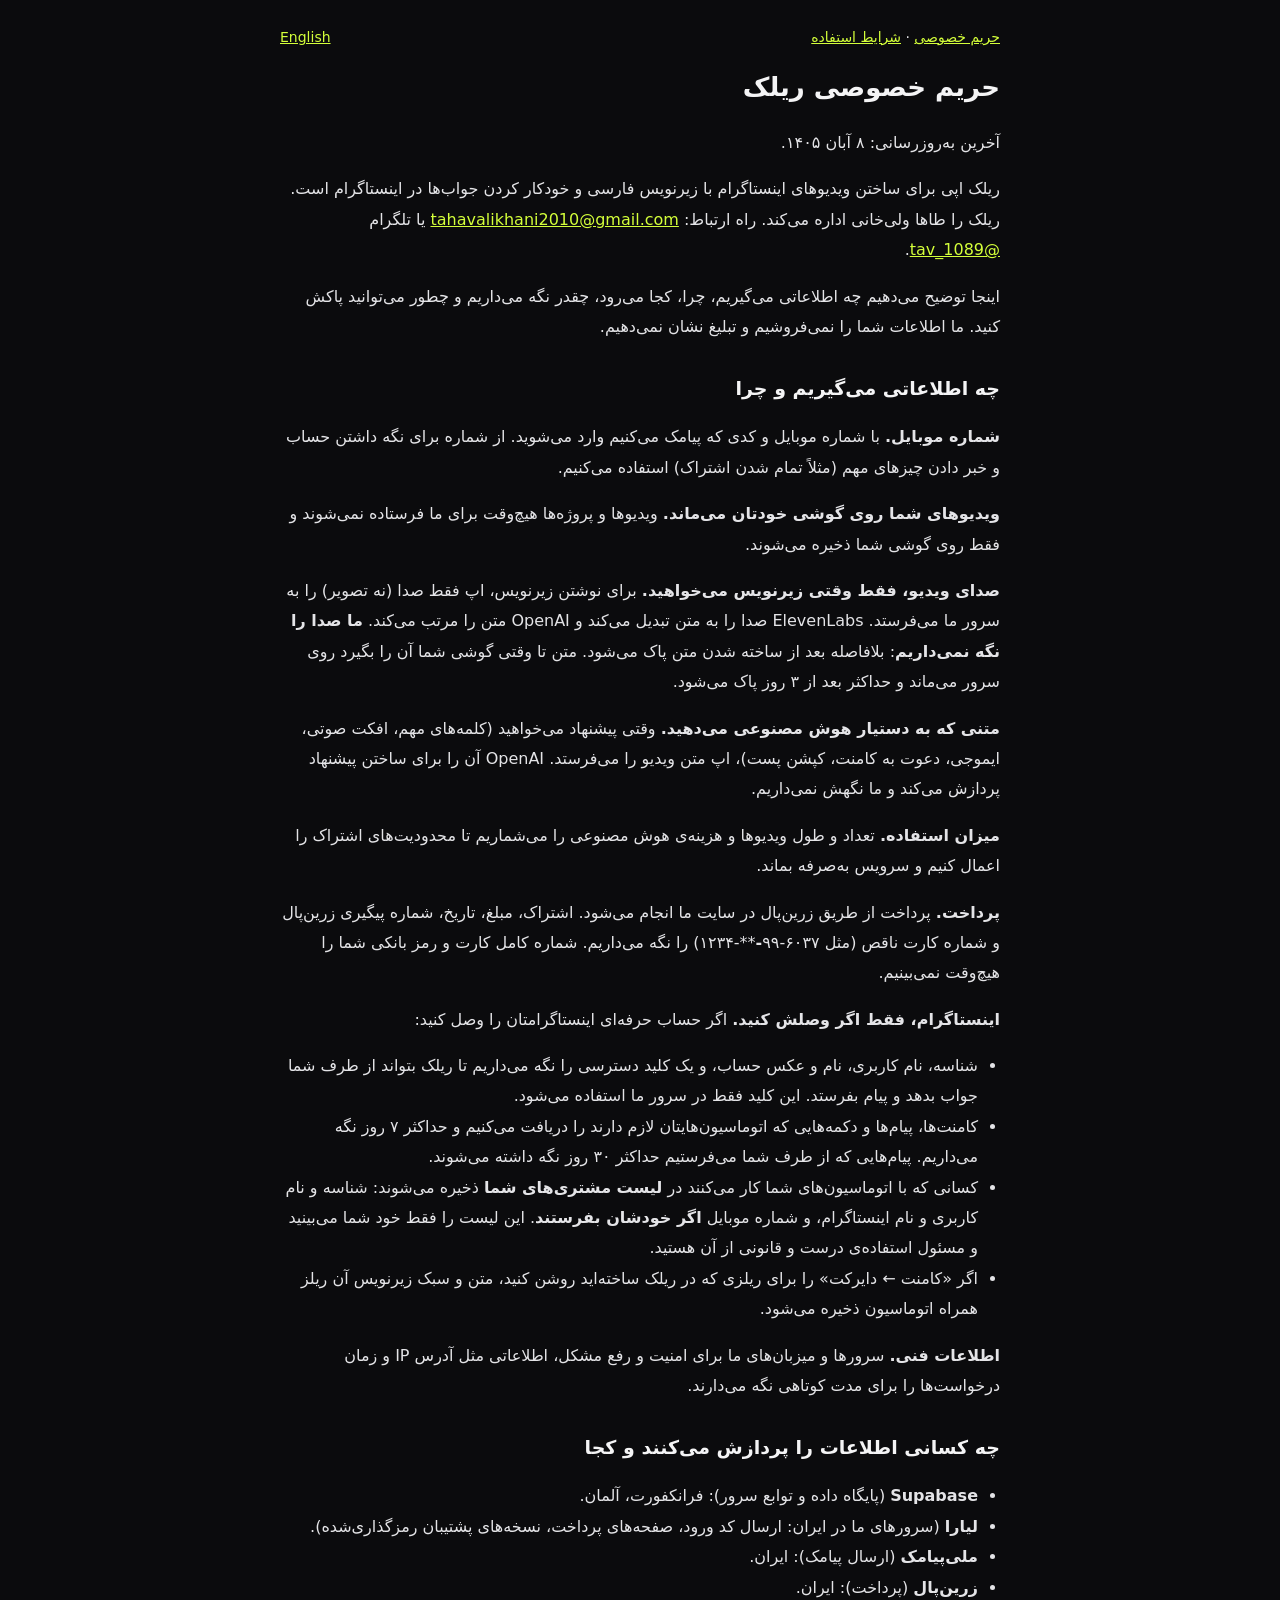
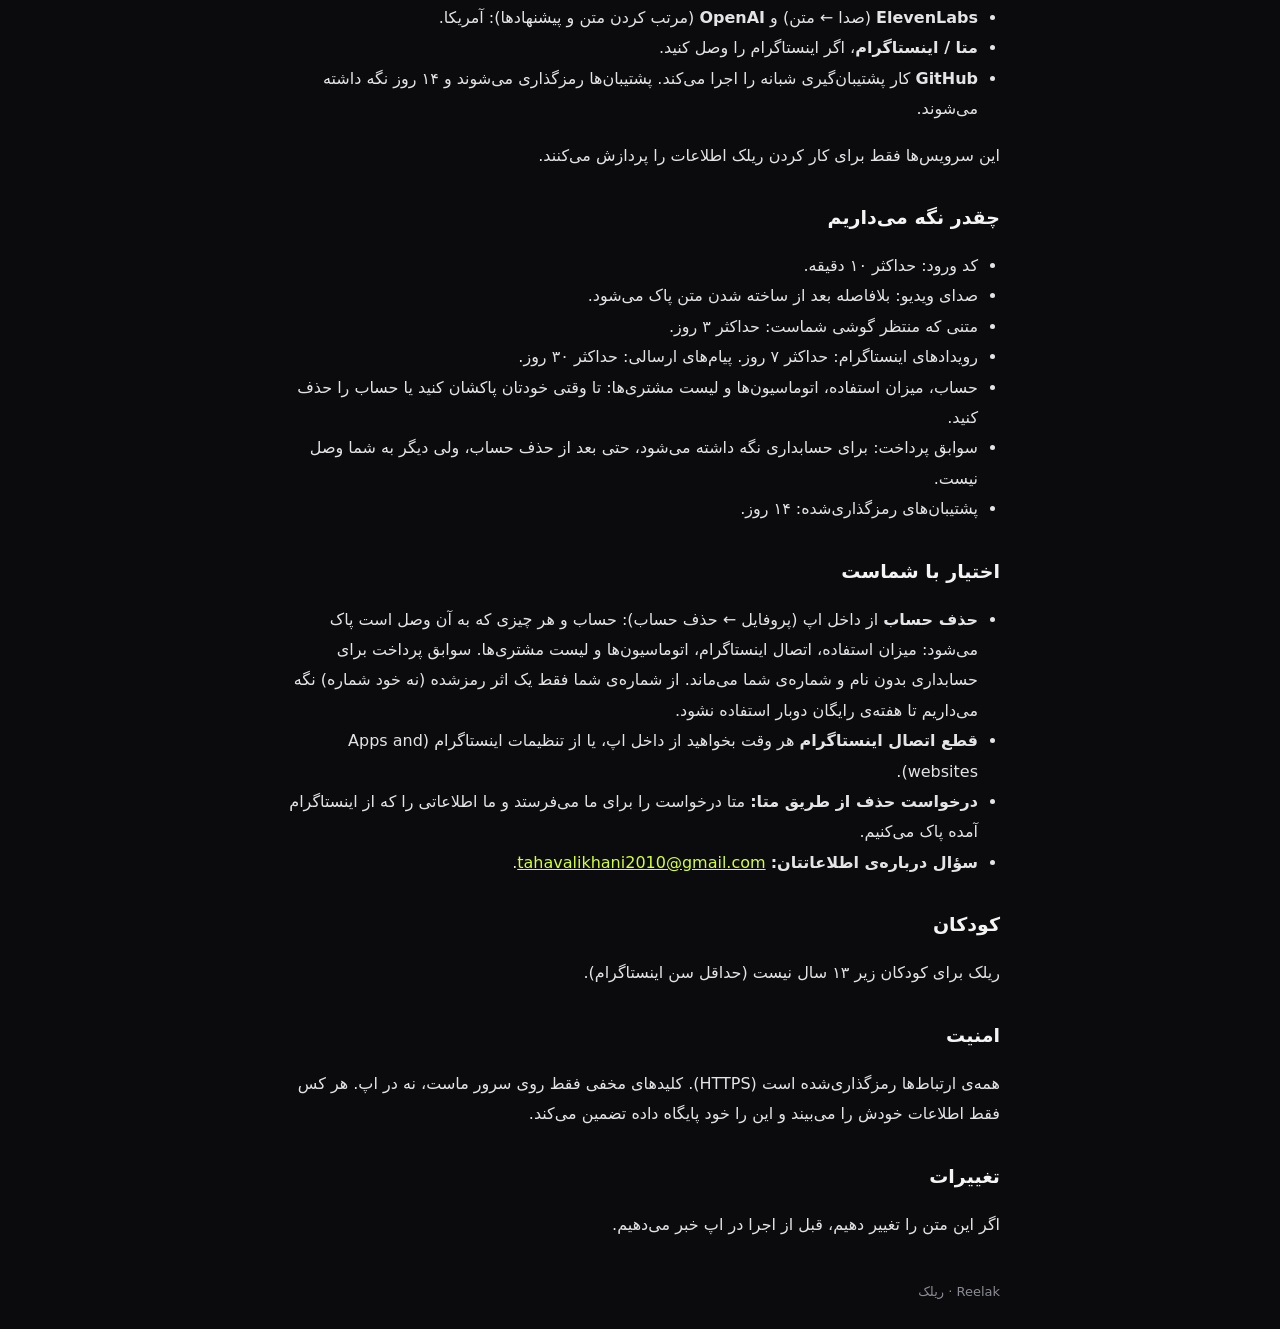
<file: privacy/index.html>
<!doctype html>
<html lang="fa" dir="rtl">
<head><meta charset="utf-8">
<meta http-equiv="Content-Security-Policy" content="default-src 'none'; style-src 'unsafe-inline'; base-uri 'none'"><meta name="viewport" content="width=device-width,initial-scale=1">
<title>حریم خصوصی ریلک</title>
<style>
*{box-sizing:border-box}
html,body{margin:0;background:#0B0B0D;color:#E4E4E7}
body{font:16px/1.9 "Peyda","Vazirmatn",Tahoma,system-ui,-apple-system,sans-serif;padding:24px 16px}
main{max-width:720px;margin:0 auto}
nav{display:flex;justify-content:space-between;gap:12px;font-size:14px;margin-bottom:12px}
a{color:#D4FF3A}
h1{font-size:26px;color:#F4F4F5;margin:8px 0 16px}
h2{font-size:19px;color:#F4F4F5;margin:28px 0 8px}
mark{background:#2A2410;color:#FFD86B;border-radius:4px;padding:0 4px}
ul{padding-inline-start:22px}
footer{margin-top:40px;font-size:13px;color:#8B8B94}
</style></head>
<body><main>
<nav><span><a href="../privacy/">حریم خصوصی</a> · <a href="../terms/">شرایط استفاده</a></span><a href="../en/privacy/">English</a></nav>
<h1>حریم خصوصی ریلک</h1>
<p>آخرین به‌روزرسانی: ۸ آبان ۱۴۰۵.</p>
<p>ریلک اپی برای ساختن ویدیوهای اینستاگرام با زیرنویس فارسی و خودکار کردن جواب‌ها در اینستاگرام است. ریلک را طاها ولی‌خانی اداره می‌کند. راه ارتباط: <a href="mailto:tahavalikhani2010@gmail.com">tahavalikhani2010@gmail.com</a> یا تلگرام <a href="https://t.me/tav_1089">@tav_1089</a>.</p>
<p>اینجا توضیح می‌دهیم چه اطلاعاتی می‌گیریم، چرا، کجا می‌رود، چقدر نگه می‌داریم و چطور می‌توانید پاکش کنید. ما اطلاعات شما را نمی‌فروشیم و تبلیغ نشان نمی‌دهیم.</p>
<h2>چه اطلاعاتی می‌گیریم و چرا</h2>
<p><strong>شماره موبایل.</strong> با شماره موبایل و کدی که پیامک می‌کنیم وارد می‌شوید. از شماره برای نگه داشتن حساب و خبر دادن چیزهای مهم (مثلاً تمام شدن اشتراک) استفاده می‌کنیم.</p>
<p><strong>ویدیوهای شما روی گوشی خودتان می‌ماند.</strong> ویدیوها و پروژه‌ها هیچ‌وقت برای ما فرستاده نمی‌شوند و فقط روی گوشی شما ذخیره می‌شوند.</p>
<p><strong>صدای ویدیو، فقط وقتی زیرنویس می‌خواهید.</strong> برای نوشتن زیرنویس، اپ فقط صدا (نه تصویر) را به سرور ما می‌فرستد. ElevenLabs صدا را به متن تبدیل می‌کند و OpenAI متن را مرتب می‌کند. <strong>ما صدا را نگه نمی‌داریم</strong>: بلافاصله بعد از ساخته شدن متن پاک می‌شود. متن تا وقتی گوشی شما آن را بگیرد روی سرور می‌ماند و حداکثر بعد از ۳ روز پاک می‌شود.</p>
<p><strong>متنی که به دستیار هوش مصنوعی می‌دهید.</strong> وقتی پیشنهاد می‌خواهید (کلمه‌های مهم، افکت صوتی، ایموجی، دعوت به کامنت، کپشن پست)، اپ متن ویدیو را می‌فرستد. OpenAI آن را برای ساختن پیشنهاد پردازش می‌کند و ما نگهش نمی‌داریم.</p>
<p><strong>میزان استفاده.</strong> تعداد و طول ویدیوها و هزینه‌ی هوش مصنوعی را می‌شماریم تا محدودیت‌های اشتراک را اعمال کنیم و سرویس به‌صرفه بماند.</p>
<p><strong>پرداخت.</strong> پرداخت از طریق زرین‌پال در سایت ما انجام می‌شود. اشتراک، مبلغ، تاریخ، شماره پیگیری زرین‌پال و شماره کارت ناقص (مثل ۶۰۳۷-۹۹<strong>-</strong>**-۱۲۳۴) را نگه می‌داریم. شماره کامل کارت و رمز بانکی شما را هیچ‌وقت نمی‌بینیم.</p>
<p><strong>اینستاگرام، فقط اگر وصلش کنید.</strong> اگر حساب حرفه‌ای اینستاگرامتان را وصل کنید:</p>
<ul><li>شناسه، نام کاربری، نام و عکس حساب، و یک کلید دسترسی را نگه می‌داریم تا ریلک بتواند از طرف شما جواب بدهد و پیام بفرستد. این کلید فقط در سرور ما استفاده می‌شود.</li><li>کامنت‌ها، پیام‌ها و دکمه‌هایی که اتوماسیون‌هایتان لازم دارند را دریافت می‌کنیم و حداکثر ۷ روز نگه می‌داریم. پیام‌هایی که از طرف شما می‌فرستیم حداکثر ۳۰ روز نگه داشته می‌شوند.</li><li>کسانی که با اتوماسیون‌های شما کار می‌کنند در <strong>لیست مشتری‌های شما</strong> ذخیره می‌شوند: شناسه و نام کاربری و نام اینستاگرام، و شماره موبایل <strong>اگر خودشان بفرستند</strong>. این لیست را فقط خود شما می‌بینید و مسئول استفاده‌ی درست و قانونی از آن هستید.</li><li>اگر «کامنت ← دایرکت» را برای ریلزی که در ریلک ساخته‌اید روشن کنید، متن و سبک زیرنویس آن ریلز همراه اتوماسیون ذخیره می‌شود.</li></ul>
<p><strong>اطلاعات فنی.</strong> سرورها و میزبان‌های ما برای امنیت و رفع مشکل، اطلاعاتی مثل آدرس IP و زمان درخواست‌ها را برای مدت کوتاهی نگه می‌دارند.</p>
<h2>چه کسانی اطلاعات را پردازش می‌کنند و کجا</h2>
<ul><li><strong>Supabase</strong> (پایگاه داده و توابع سرور): فرانکفورت، آلمان.</li><li><strong>لیارا</strong> (سرورهای ما در ایران: ارسال کد ورود، صفحه‌های پرداخت، نسخه‌های پشتیبان رمزگذاری‌شده).</li><li><strong>ملی‌پیامک</strong> (ارسال پیامک): ایران.</li><li><strong>زرین‌پال</strong> (پرداخت): ایران.</li><li><strong>ElevenLabs</strong> (صدا ← متن) و <strong>OpenAI</strong> (مرتب کردن متن و پیشنهادها): آمریکا.</li><li><strong>متا / اینستاگرام</strong>، اگر اینستاگرام را وصل کنید.</li><li><strong>GitHub</strong> کار پشتیبان‌گیری شبانه را اجرا می‌کند. پشتیبان‌ها رمزگذاری می‌شوند و ۱۴ روز نگه داشته می‌شوند.</li></ul>
<p>این سرویس‌ها فقط برای کار کردن ریلک اطلاعات را پردازش می‌کنند.</p>
<h2>چقدر نگه می‌داریم</h2>
<ul><li>کد ورود: حداکثر ۱۰ دقیقه.</li><li>صدای ویدیو: بلافاصله بعد از ساخته شدن متن پاک می‌شود.</li><li>متنی که منتظر گوشی شماست: حداکثر ۳ روز.</li><li>رویدادهای اینستاگرام: حداکثر ۷ روز. پیام‌های ارسالی: حداکثر ۳۰ روز.</li><li>حساب، میزان استفاده، اتوماسیون‌ها و لیست مشتری‌ها: تا وقتی خودتان پاکشان کنید یا حساب را حذف کنید.</li><li>سوابق پرداخت: برای حسابداری نگه داشته می‌شود، حتی بعد از حذف حساب، ولی دیگر به شما وصل نیست.</li><li>پشتیبان‌های رمزگذاری‌شده: ۱۴ روز.</li></ul>
<h2>اختیار با شماست</h2>
<ul><li><strong>حذف حساب</strong> از داخل اپ (پروفایل ← حذف حساب): حساب و هر چیزی که به آن وصل است پاک می‌شود: میزان استفاده، اتصال اینستاگرام، اتوماسیون‌ها و لیست مشتری‌ها. سوابق پرداخت برای حسابداری بدون نام و شماره‌ی شما می‌ماند. از شماره‌ی شما فقط یک اثر رمزشده (نه خود شماره) نگه می‌داریم تا هفته‌ی رایگان دوبار استفاده نشود.</li><li><strong>قطع اتصال اینستاگرام</strong> هر وقت بخواهید از داخل اپ، یا از تنظیمات اینستاگرام (Apps and websites).</li><li><strong>درخواست حذف از طریق متا:</strong> متا درخواست را برای ما می‌فرستد و ما اطلاعاتی را که از اینستاگرام آمده پاک می‌کنیم.</li><li><strong>سؤال درباره‌ی اطلاعاتتان:</strong> <a href="mailto:tahavalikhani2010@gmail.com">tahavalikhani2010@gmail.com</a>.</li></ul>
<h2>کودکان</h2>
<p>ریلک برای کودکان زیر ۱۳ سال نیست (حداقل سن اینستاگرام).</p>
<h2>امنیت</h2>
<p>همه‌ی ارتباط‌ها رمزگذاری‌شده است (HTTPS). کلیدهای مخفی فقط روی سرور ماست، نه در اپ. هر کس فقط اطلاعات خودش را می‌بیند و این را خود پایگاه داده تضمین می‌کند.</p>
<h2>تغییرات</h2>
<p>اگر این متن را تغییر دهیم، قبل از اجرا در اپ خبر می‌دهیم.</p>
<footer>Reelak · ریلک</footer>
</main></body></html>
</file>
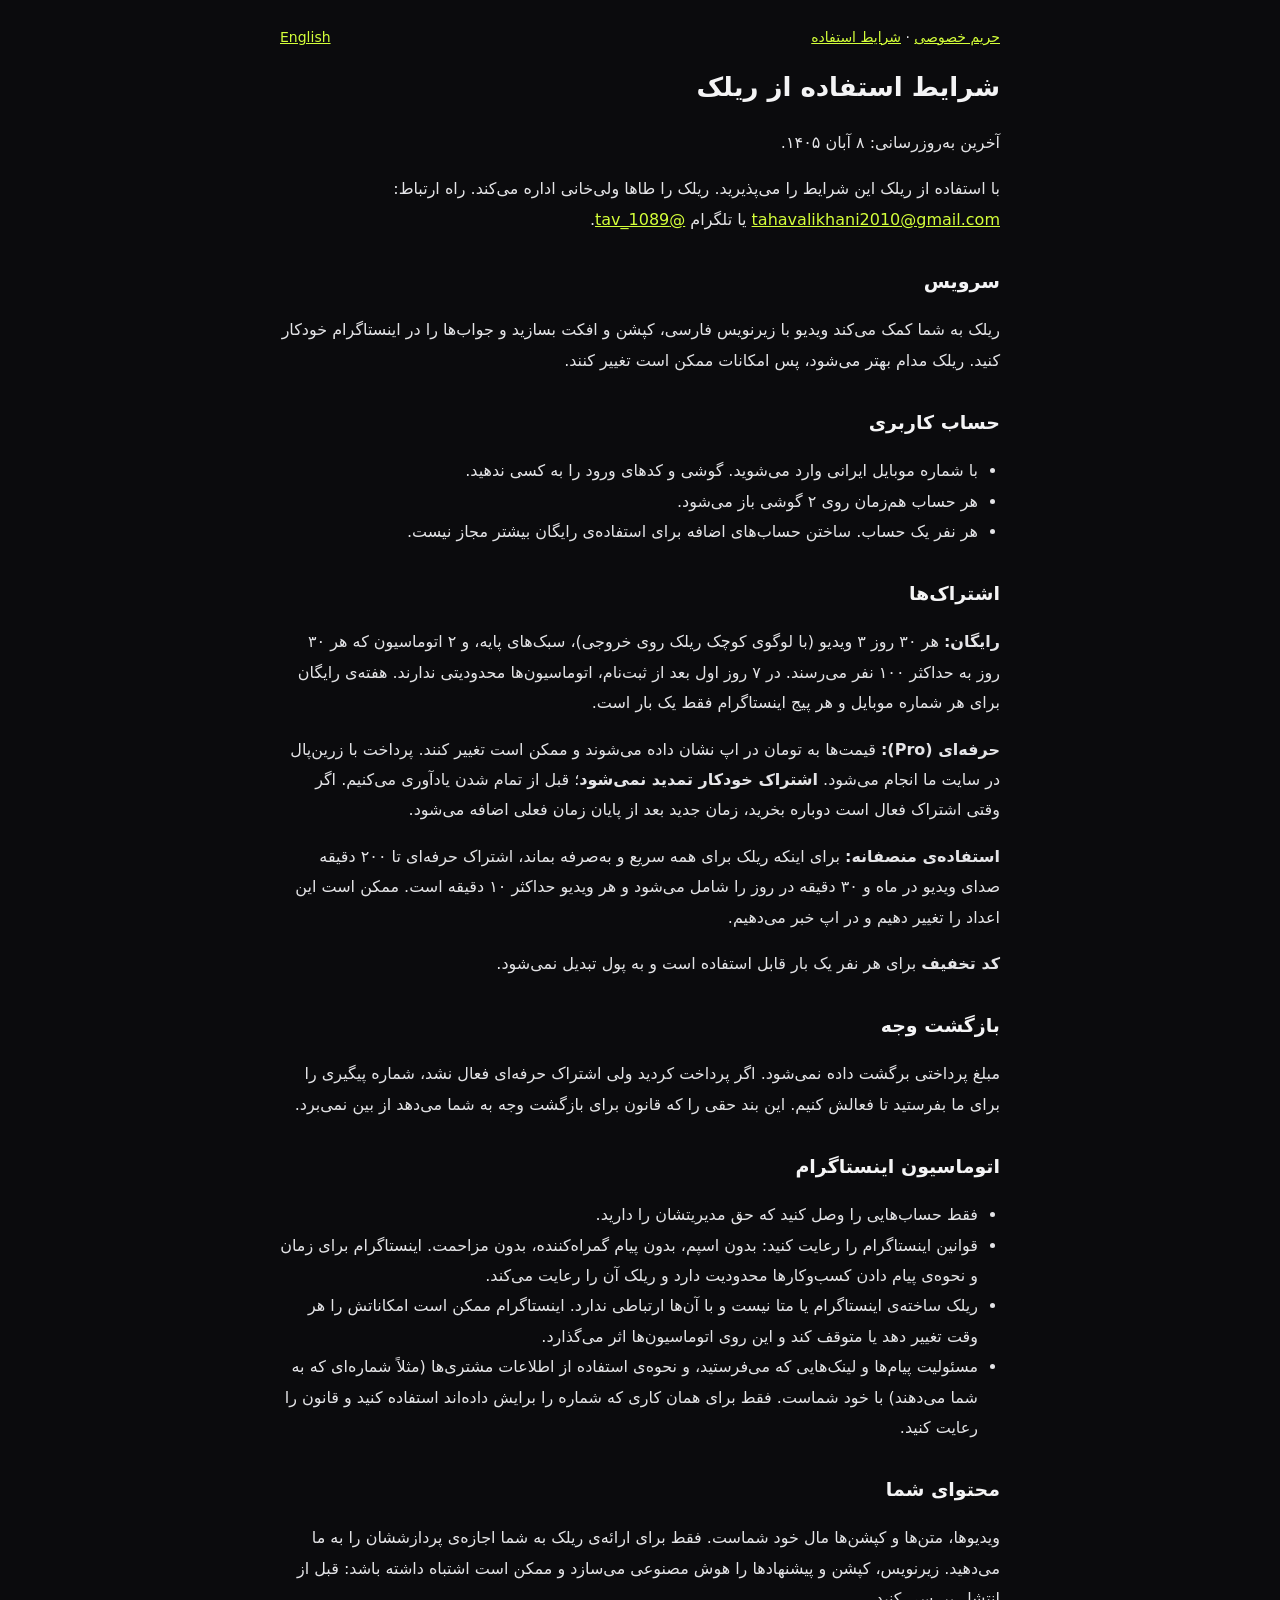
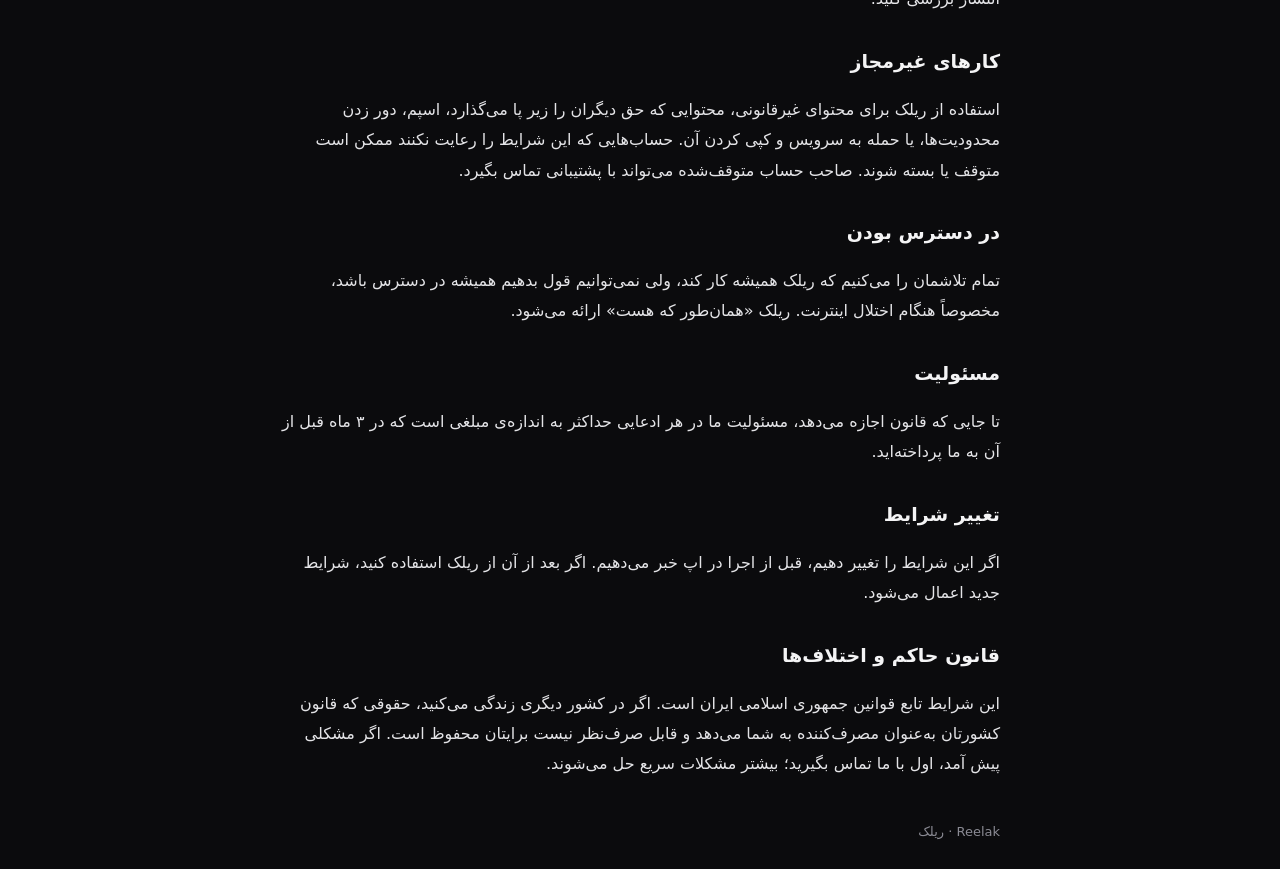
<file: terms/index.html>
<!doctype html>
<html lang="fa" dir="rtl">
<head><meta charset="utf-8">
<meta http-equiv="Content-Security-Policy" content="default-src 'none'; style-src 'unsafe-inline'; base-uri 'none'"><meta name="viewport" content="width=device-width,initial-scale=1">
<title>شرایط استفاده از ریلک</title>
<style>
*{box-sizing:border-box}
html,body{margin:0;background:#0B0B0D;color:#E4E4E7}
body{font:16px/1.9 "Peyda","Vazirmatn",Tahoma,system-ui,-apple-system,sans-serif;padding:24px 16px}
main{max-width:720px;margin:0 auto}
nav{display:flex;justify-content:space-between;gap:12px;font-size:14px;margin-bottom:12px}
a{color:#D4FF3A}
h1{font-size:26px;color:#F4F4F5;margin:8px 0 16px}
h2{font-size:19px;color:#F4F4F5;margin:28px 0 8px}
mark{background:#2A2410;color:#FFD86B;border-radius:4px;padding:0 4px}
ul{padding-inline-start:22px}
footer{margin-top:40px;font-size:13px;color:#8B8B94}
</style></head>
<body><main>
<nav><span><a href="../privacy/">حریم خصوصی</a> · <a href="../terms/">شرایط استفاده</a></span><a href="../en/terms/">English</a></nav>
<h1>شرایط استفاده از ریلک</h1>
<p>آخرین به‌روزرسانی: ۸ آبان ۱۴۰۵.</p>
<p>با استفاده از ریلک این شرایط را می‌پذیرید. ریلک را طاها ولی‌خانی اداره می‌کند. راه ارتباط: <a href="mailto:tahavalikhani2010@gmail.com">tahavalikhani2010@gmail.com</a> یا تلگرام <a href="https://t.me/tav_1089">@tav_1089</a>.</p>
<h2>سرویس</h2>
<p>ریلک به شما کمک می‌کند ویدیو با زیرنویس فارسی، کپشن و افکت بسازید و جواب‌ها را در اینستاگرام خودکار کنید. ریلک مدام بهتر می‌شود، پس امکانات ممکن است تغییر کنند.</p>
<h2>حساب کاربری</h2>
<ul><li>با شماره موبایل ایرانی وارد می‌شوید. گوشی و کدهای ورود را به کسی ندهید.</li><li>هر حساب هم‌زمان روی ۲ گوشی باز می‌شود.</li><li>هر نفر یک حساب. ساختن حساب‌های اضافه برای استفاده‌ی رایگان بیشتر مجاز نیست.</li></ul>
<h2>اشتراک‌ها</h2>
<p><strong>رایگان:</strong> هر ۳۰ روز ۳ ویدیو (با لوگوی کوچک ریلک روی خروجی)، سبک‌های پایه، و ۲ اتوماسیون که هر ۳۰ روز به حداکثر ۱۰۰ نفر می‌رسند. در ۷ روز اول بعد از ثبت‌نام، اتوماسیون‌ها محدودیتی ندارند. هفته‌ی رایگان برای هر شماره موبایل و هر پیج اینستاگرام فقط یک بار است.</p>
<p><strong>حرفه‌ای (Pro):</strong> قیمت‌ها به تومان در اپ نشان داده می‌شوند و ممکن است تغییر کنند. پرداخت با زرین‌پال در سایت ما انجام می‌شود. <strong>اشتراک خودکار تمدید نمی‌شود</strong>؛ قبل از تمام شدن یادآوری می‌کنیم. اگر وقتی اشتراک فعال است دوباره بخرید، زمان جدید بعد از پایان زمان فعلی اضافه می‌شود.</p>
<p><strong>استفاده‌ی منصفانه:</strong> برای اینکه ریلک برای همه سریع و به‌صرفه بماند، اشتراک حرفه‌ای تا ۲۰۰ دقیقه صدای ویدیو در ماه و ۳۰ دقیقه در روز را شامل می‌شود و هر ویدیو حداکثر ۱۰ دقیقه است. ممکن است این اعداد را تغییر دهیم و در اپ خبر می‌دهیم.</p>
<p><strong>کد تخفیف</strong> برای هر نفر یک بار قابل استفاده است و به پول تبدیل نمی‌شود.</p>
<h2>بازگشت وجه</h2>
<p>مبلغ پرداختی برگشت داده نمی‌شود. اگر پرداخت کردید ولی اشتراک حرفه‌ای فعال نشد، شماره پیگیری را برای ما بفرستید تا فعالش کنیم. این بند حقی را که قانون برای بازگشت وجه به شما می‌دهد از بین نمی‌برد.</p>
<h2>اتوماسیون اینستاگرام</h2>
<ul><li>فقط حساب‌هایی را وصل کنید که حق مدیریتشان را دارید.</li><li>قوانین اینستاگرام را رعایت کنید: بدون اسپم، بدون پیام گمراه‌کننده، بدون مزاحمت. اینستاگرام برای زمان و نحوه‌ی پیام دادن کسب‌وکارها محدودیت دارد و ریلک آن را رعایت می‌کند.</li><li>ریلک ساخته‌ی اینستاگرام یا متا نیست و با آن‌ها ارتباطی ندارد. اینستاگرام ممکن است امکاناتش را هر وقت تغییر دهد یا متوقف کند و این روی اتوماسیون‌ها اثر می‌گذارد.</li><li>مسئولیت پیام‌ها و لینک‌هایی که می‌فرستید، و نحوه‌ی استفاده از اطلاعات مشتری‌ها (مثلاً شماره‌ای که به شما می‌دهند) با خود شماست. فقط برای همان کاری که شماره را برایش داده‌اند استفاده کنید و قانون را رعایت کنید.</li></ul>
<h2>محتوای شما</h2>
<p>ویدیوها، متن‌ها و کپشن‌ها مال خود شماست. فقط برای ارائه‌ی ریلک به شما اجازه‌ی پردازششان را به ما می‌دهید. زیرنویس، کپشن و پیشنهادها را هوش مصنوعی می‌سازد و ممکن است اشتباه داشته باشد: قبل از انتشار بررسی کنید.</p>
<h2>کارهای غیرمجاز</h2>
<p>استفاده از ریلک برای محتوای غیرقانونی، محتوایی که حق دیگران را زیر پا می‌گذارد، اسپم، دور زدن محدودیت‌ها، یا حمله به سرویس و کپی کردن آن. حساب‌هایی که این شرایط را رعایت نکنند ممکن است متوقف یا بسته شوند. صاحب حساب متوقف‌شده می‌تواند با پشتیبانی تماس بگیرد.</p>
<h2>در دسترس بودن</h2>
<p>تمام تلاشمان را می‌کنیم که ریلک همیشه کار کند، ولی نمی‌توانیم قول بدهیم همیشه در دسترس باشد، مخصوصاً هنگام اختلال اینترنت. ریلک «همان‌طور که هست» ارائه می‌شود.</p>
<h2>مسئولیت</h2>
<p>تا جایی که قانون اجازه می‌دهد، مسئولیت ما در هر ادعایی حداکثر به اندازه‌ی مبلغی است که در ۳ ماه قبل از آن به ما پرداخته‌اید.</p>
<h2>تغییر شرایط</h2>
<p>اگر این شرایط را تغییر دهیم، قبل از اجرا در اپ خبر می‌دهیم. اگر بعد از آن از ریلک استفاده کنید، شرایط جدید اعمال می‌شود.</p>
<h2>قانون حاکم و اختلاف‌ها</h2>
<p>این شرایط تابع قوانین جمهوری اسلامی ایران است. اگر در کشور دیگری زندگی می‌کنید، حقوقی که قانون کشورتان به‌عنوان مصرف‌کننده به شما می‌دهد و قابل صرف‌نظر نیست برایتان محفوظ است. اگر مشکلی پیش آمد، اول با ما تماس بگیرید؛ بیشتر مشکلات سریع حل می‌شوند.</p>
<footer>Reelak · ریلک</footer>
</main></body></html>
</file>
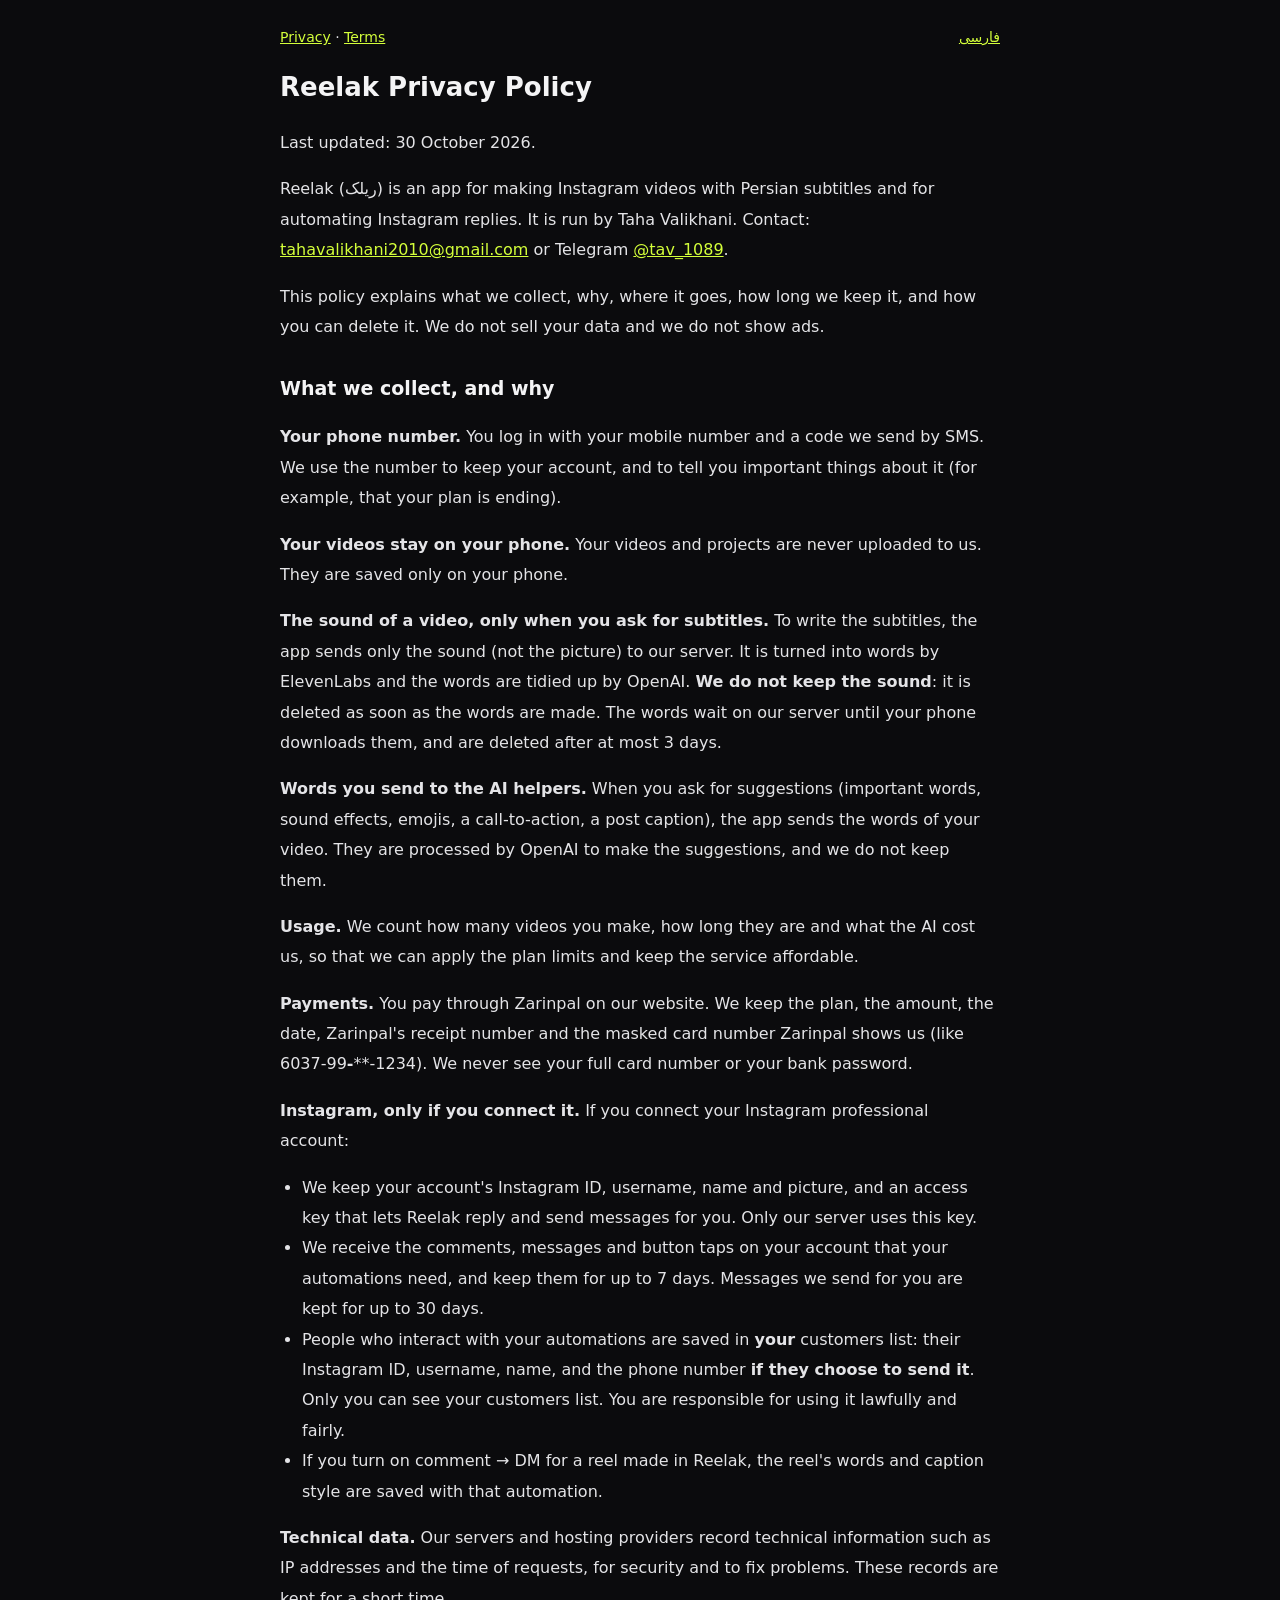
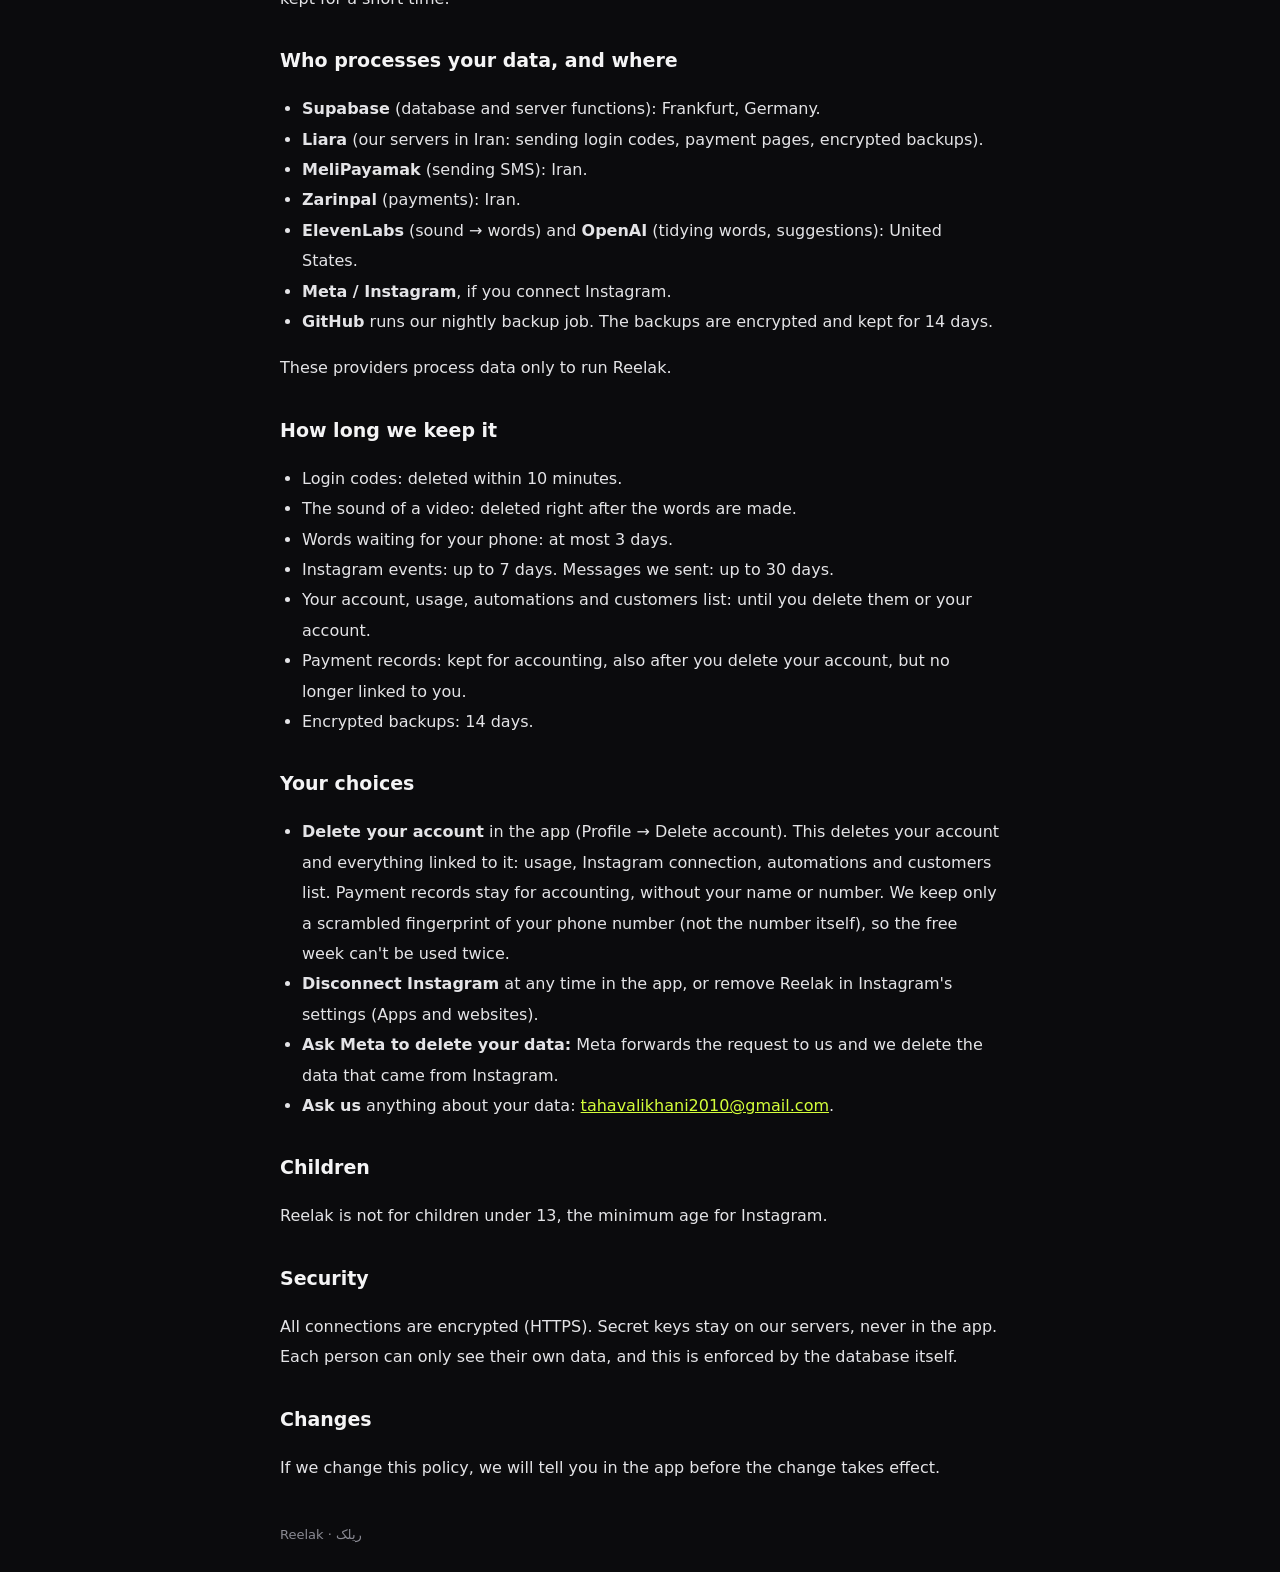
<file: en/privacy/index.html>
<!doctype html>
<html lang="en" dir="ltr">
<head><meta charset="utf-8">
<meta http-equiv="Content-Security-Policy" content="default-src 'none'; style-src 'unsafe-inline'; base-uri 'none'"><meta name="viewport" content="width=device-width,initial-scale=1">
<title>Reelak Privacy Policy</title>
<style>
*{box-sizing:border-box}
html,body{margin:0;background:#0B0B0D;color:#E4E4E7}
body{font:16px/1.9 system-ui,-apple-system,sans-serif;padding:24px 16px}
main{max-width:720px;margin:0 auto}
nav{display:flex;justify-content:space-between;gap:12px;font-size:14px;margin-bottom:12px}
a{color:#D4FF3A}
h1{font-size:26px;color:#F4F4F5;margin:8px 0 16px}
h2{font-size:19px;color:#F4F4F5;margin:28px 0 8px}
mark{background:#2A2410;color:#FFD86B;border-radius:4px;padding:0 4px}
ul{padding-inline-start:22px}
footer{margin-top:40px;font-size:13px;color:#8B8B94}
</style></head>
<body><main>
<nav><span><a href="../../en/privacy/">Privacy</a> · <a href="../../en/terms/">Terms</a></span><a href="../../privacy/">فارسی</a></nav>
<h1>Reelak Privacy Policy</h1>
<p>Last updated: 30 October 2026.</p>
<p>Reelak (ریلک) is an app for making Instagram videos with Persian subtitles and for automating Instagram replies. It is run by Taha Valikhani. Contact: <a href="mailto:tahavalikhani2010@gmail.com">tahavalikhani2010@gmail.com</a> or Telegram <a href="https://t.me/tav_1089">@tav_1089</a>.</p>
<p>This policy explains what we collect, why, where it goes, how long we keep it, and how you can delete it. We do not sell your data and we do not show ads.</p>
<h2>What we collect, and why</h2>
<p><strong>Your phone number.</strong> You log in with your mobile number and a code we send by SMS. We use the number to keep your account, and to tell you important things about it (for example, that your plan is ending).</p>
<p><strong>Your videos stay on your phone.</strong> Your videos and projects are never uploaded to us. They are saved only on your phone.</p>
<p><strong>The sound of a video, only when you ask for subtitles.</strong> To write the subtitles, the app sends only the sound (not the picture) to our server. It is turned into words by ElevenLabs and the words are tidied up by OpenAI. <strong>We do not keep the sound</strong>: it is deleted as soon as the words are made. The words wait on our server until your phone downloads them, and are deleted after at most 3 days.</p>
<p><strong>Words you send to the AI helpers.</strong> When you ask for suggestions (important words, sound effects, emojis, a call-to-action, a post caption), the app sends the words of your video. They are processed by OpenAI to make the suggestions, and we do not keep them.</p>
<p><strong>Usage.</strong> We count how many videos you make, how long they are and what the AI cost us, so that we can apply the plan limits and keep the service affordable.</p>
<p><strong>Payments.</strong> You pay through Zarinpal on our website. We keep the plan, the amount, the date, Zarinpal&#39;s receipt number and the masked card number Zarinpal shows us (like 6037-99<strong>-</strong>**-1234). We never see your full card number or your bank password.</p>
<p><strong>Instagram, only if you connect it.</strong> If you connect your Instagram professional account:</p>
<ul><li>We keep your account&#39;s Instagram ID, username, name and picture, and an access key that lets Reelak reply and send messages for you. Only our server uses this key.</li><li>We receive the comments, messages and button taps on your account that your automations need, and keep them for up to 7 days. Messages we send for you are kept for up to 30 days.</li><li>People who interact with your automations are saved in <strong>your</strong> customers list: their Instagram ID, username, name, and the phone number <strong>if they choose to send it</strong>. Only you can see your customers list. You are responsible for using it lawfully and fairly.</li><li>If you turn on comment → DM for a reel made in Reelak, the reel&#39;s words and caption style are saved with that automation.</li></ul>
<p><strong>Technical data.</strong> Our servers and hosting providers record technical information such as IP addresses and the time of requests, for security and to fix problems. These records are kept for a short time.</p>
<h2>Who processes your data, and where</h2>
<ul><li><strong>Supabase</strong> (database and server functions): Frankfurt, Germany.</li><li><strong>Liara</strong> (our servers in Iran: sending login codes, payment pages, encrypted backups).</li><li><strong>MeliPayamak</strong> (sending SMS): Iran.</li><li><strong>Zarinpal</strong> (payments): Iran.</li><li><strong>ElevenLabs</strong> (sound → words) and <strong>OpenAI</strong> (tidying words, suggestions): United States.</li><li><strong>Meta / Instagram</strong>, if you connect Instagram.</li><li><strong>GitHub</strong> runs our nightly backup job. The backups are encrypted and kept for 14 days.</li></ul>
<p>These providers process data only to run Reelak.</p>
<h2>How long we keep it</h2>
<ul><li>Login codes: deleted within 10 minutes.</li><li>The sound of a video: deleted right after the words are made.</li><li>Words waiting for your phone: at most 3 days.</li><li>Instagram events: up to 7 days. Messages we sent: up to 30 days.</li><li>Your account, usage, automations and customers list: until you delete them or your account.</li><li>Payment records: kept for accounting, also after you delete your account, but no longer linked to you.</li><li>Encrypted backups: 14 days.</li></ul>
<h2>Your choices</h2>
<ul><li><strong>Delete your account</strong> in the app (Profile → Delete account). This deletes your account and everything linked to it: usage, Instagram connection, automations and customers list. Payment records stay for accounting, without your name or number. We keep only a scrambled fingerprint of your phone number (not the number itself), so the free week can&#39;t be used twice.</li><li><strong>Disconnect Instagram</strong> at any time in the app, or remove Reelak in Instagram&#39;s settings (Apps and websites).</li><li><strong>Ask Meta to delete your data:</strong> Meta forwards the request to us and we delete the data that came from Instagram.</li><li><strong>Ask us</strong> anything about your data: <a href="mailto:tahavalikhani2010@gmail.com">tahavalikhani2010@gmail.com</a>.</li></ul>
<h2>Children</h2>
<p>Reelak is not for children under 13, the minimum age for Instagram.</p>
<h2>Security</h2>
<p>All connections are encrypted (HTTPS). Secret keys stay on our servers, never in the app. Each person can only see their own data, and this is enforced by the database itself.</p>
<h2>Changes</h2>
<p>If we change this policy, we will tell you in the app before the change takes effect.</p>
<footer>Reelak · ریلک</footer>
</main></body></html>
</file>
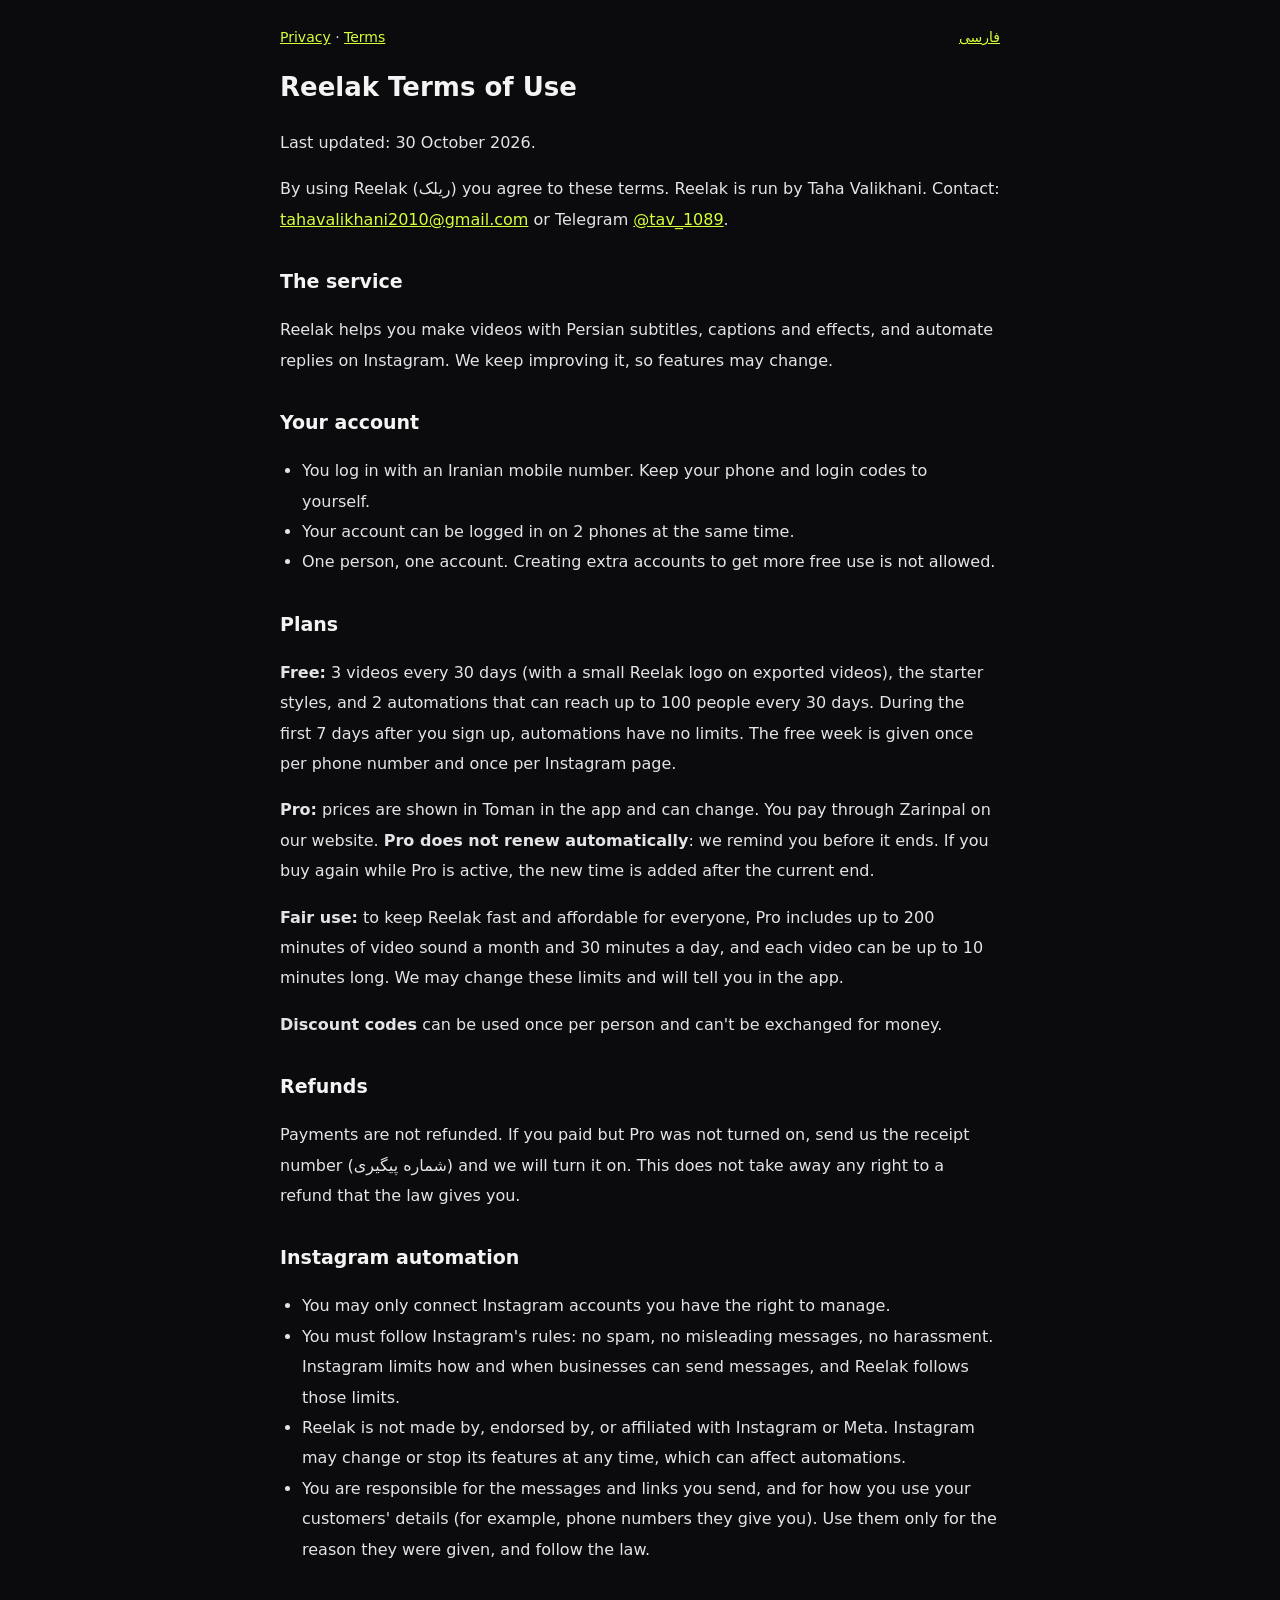
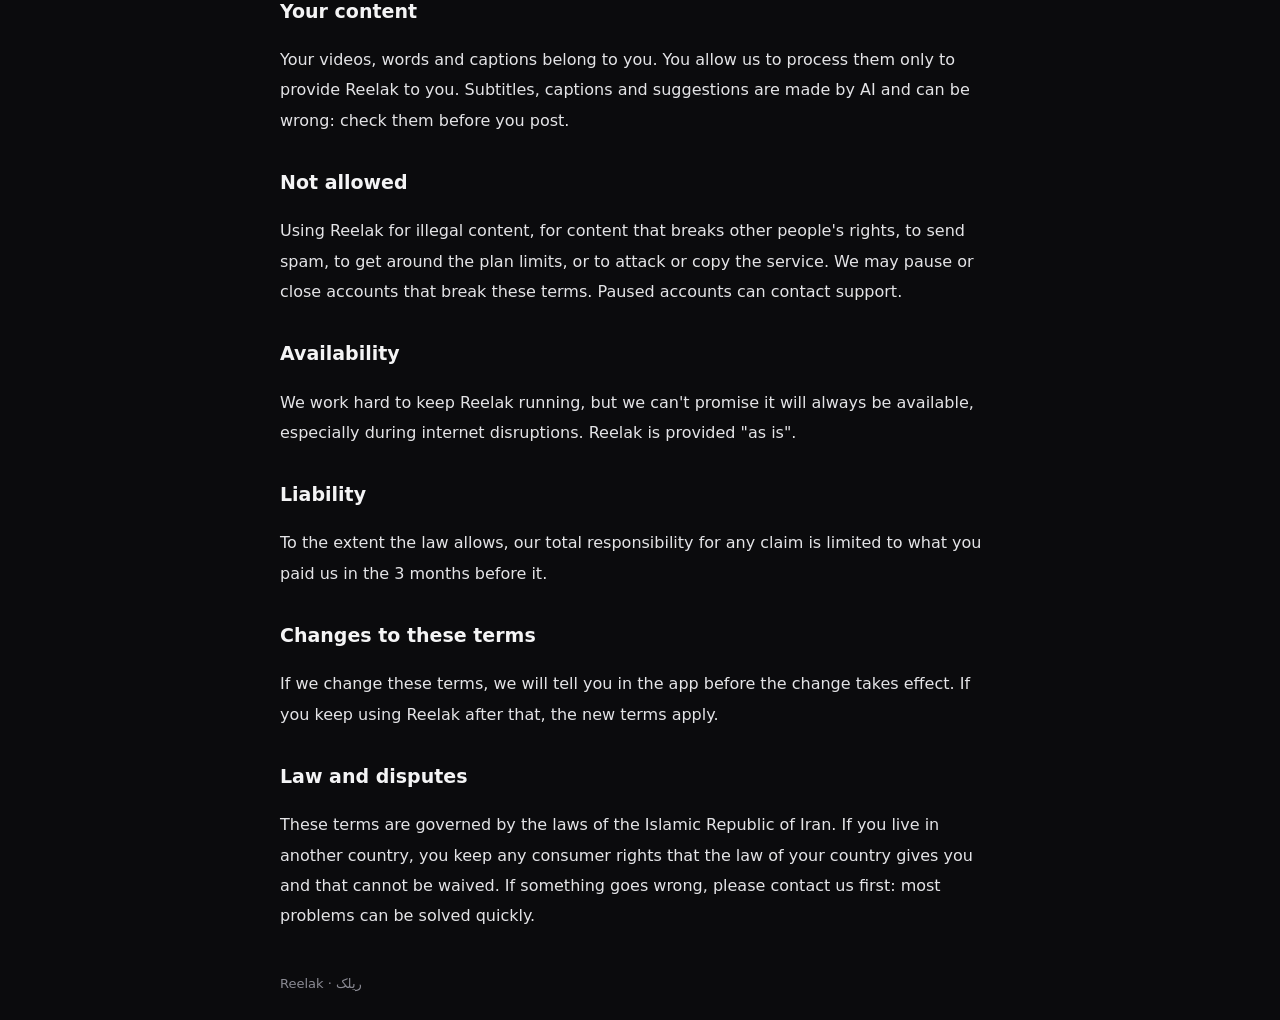
<file: en/terms/index.html>
<!doctype html>
<html lang="en" dir="ltr">
<head><meta charset="utf-8">
<meta http-equiv="Content-Security-Policy" content="default-src 'none'; style-src 'unsafe-inline'; base-uri 'none'"><meta name="viewport" content="width=device-width,initial-scale=1">
<title>Reelak Terms of Use</title>
<style>
*{box-sizing:border-box}
html,body{margin:0;background:#0B0B0D;color:#E4E4E7}
body{font:16px/1.9 system-ui,-apple-system,sans-serif;padding:24px 16px}
main{max-width:720px;margin:0 auto}
nav{display:flex;justify-content:space-between;gap:12px;font-size:14px;margin-bottom:12px}
a{color:#D4FF3A}
h1{font-size:26px;color:#F4F4F5;margin:8px 0 16px}
h2{font-size:19px;color:#F4F4F5;margin:28px 0 8px}
mark{background:#2A2410;color:#FFD86B;border-radius:4px;padding:0 4px}
ul{padding-inline-start:22px}
footer{margin-top:40px;font-size:13px;color:#8B8B94}
</style></head>
<body><main>
<nav><span><a href="../../en/privacy/">Privacy</a> · <a href="../../en/terms/">Terms</a></span><a href="../../terms/">فارسی</a></nav>
<h1>Reelak Terms of Use</h1>
<p>Last updated: 30 October 2026.</p>
<p>By using Reelak (ریلک) you agree to these terms. Reelak is run by Taha Valikhani. Contact: <a href="mailto:tahavalikhani2010@gmail.com">tahavalikhani2010@gmail.com</a> or Telegram <a href="https://t.me/tav_1089">@tav_1089</a>.</p>
<h2>The service</h2>
<p>Reelak helps you make videos with Persian subtitles, captions and effects, and automate replies on Instagram. We keep improving it, so features may change.</p>
<h2>Your account</h2>
<ul><li>You log in with an Iranian mobile number. Keep your phone and login codes to yourself.</li><li>Your account can be logged in on 2 phones at the same time.</li><li>One person, one account. Creating extra accounts to get more free use is not allowed.</li></ul>
<h2>Plans</h2>
<p><strong>Free:</strong> 3 videos every 30 days (with a small Reelak logo on exported videos), the starter styles, and 2 automations that can reach up to 100 people every 30 days. During the first 7 days after you sign up, automations have no limits. The free week is given once per phone number and once per Instagram page.</p>
<p><strong>Pro:</strong> prices are shown in Toman in the app and can change. You pay through Zarinpal on our website. <strong>Pro does not renew automatically</strong>: we remind you before it ends. If you buy again while Pro is active, the new time is added after the current end.</p>
<p><strong>Fair use:</strong> to keep Reelak fast and affordable for everyone, Pro includes up to 200 minutes of video sound a month and 30 minutes a day, and each video can be up to 10 minutes long. We may change these limits and will tell you in the app.</p>
<p><strong>Discount codes</strong> can be used once per person and can&#39;t be exchanged for money.</p>
<h2>Refunds</h2>
<p>Payments are not refunded. If you paid but Pro was not turned on, send us the receipt number (شماره پیگیری) and we will turn it on. This does not take away any right to a refund that the law gives you.</p>
<h2>Instagram automation</h2>
<ul><li>You may only connect Instagram accounts you have the right to manage.</li><li>You must follow Instagram&#39;s rules: no spam, no misleading messages, no harassment. Instagram limits how and when businesses can send messages, and Reelak follows those limits.</li><li>Reelak is not made by, endorsed by, or affiliated with Instagram or Meta. Instagram may change or stop its features at any time, which can affect automations.</li><li>You are responsible for the messages and links you send, and for how you use your customers&#39; details (for example, phone numbers they give you). Use them only for the reason they were given, and follow the law.</li></ul>
<h2>Your content</h2>
<p>Your videos, words and captions belong to you. You allow us to process them only to provide Reelak to you. Subtitles, captions and suggestions are made by AI and can be wrong: check them before you post.</p>
<h2>Not allowed</h2>
<p>Using Reelak for illegal content, for content that breaks other people&#39;s rights, to send spam, to get around the plan limits, or to attack or copy the service. We may pause or close accounts that break these terms. Paused accounts can contact support.</p>
<h2>Availability</h2>
<p>We work hard to keep Reelak running, but we can&#39;t promise it will always be available, especially during internet disruptions. Reelak is provided &quot;as is&quot;.</p>
<h2>Liability</h2>
<p>To the extent the law allows, our total responsibility for any claim is limited to what you paid us in the 3 months before it.</p>
<h2>Changes to these terms</h2>
<p>If we change these terms, we will tell you in the app before the change takes effect. If you keep using Reelak after that, the new terms apply.</p>
<h2>Law and disputes</h2>
<p>These terms are governed by the laws of the Islamic Republic of Iran. If you live in another country, you keep any consumer rights that the law of your country gives you and that cannot be waived. If something goes wrong, please contact us first: most problems can be solved quickly.</p>
<footer>Reelak · ریلک</footer>
</main></body></html>
</file>
<file: site.css>
/* Reelak landing page. Brand: black + lime only (docs/brand.md, D69/D70). */

@font-face { font-family: "Peyda"; src: url("fonts/peyda-regular.woff2") format("woff2"); font-weight: 400; font-display: swap; }
@font-face { font-family: "Peyda"; src: url("fonts/peyda-medium.woff2") format("woff2"); font-weight: 500; font-display: swap; }
@font-face { font-family: "Peyda"; src: url("fonts/peyda-bold.woff2") format("woff2"); font-weight: 700; font-display: swap; }
@font-face { font-family: "Peyda"; src: url("fonts/peyda-black.woff2") format("woff2"); font-weight: 900; font-display: swap; }
@font-face { font-family: "Lalezar"; src: url("fonts/lalezar.woff2") format("woff2"); font-weight: 400; font-display: swap; }

:root {
  --ink: #0B0B0D;
  --ink-2: #0F0F12;
  --surface: #161619;
  --surface-2: #202024;
  --line: rgba(255, 255, 255, .08);
  --line-2: rgba(255, 255, 255, .14);
  --white: #F4F4F5;
  --gray: #A1A1AA;
  --gray-2: #71717A;
  --lime: #D4FF3A;
  --lime-soft: rgba(212, 255, 58, .12);
  --lime-glow: rgba(212, 255, 58, .35);
  --radius: 22px;
  --wrap: 1180px;
  --ease: cubic-bezier(.2, .8, .2, 1);
  --spring: cubic-bezier(.34, 1.56, .64, 1);
}

*, *::before, *::after { box-sizing: border-box; }
html { -webkit-text-size-adjust: 100%; scroll-behavior: smooth; scroll-padding-top: 84px; }
body {
  margin: 0;
  background: var(--ink);
  color: var(--white);
  font-family: "Peyda", "Vazirmatn", Tahoma, system-ui, -apple-system, sans-serif;
  font-size: 17px;
  line-height: 1.85;
  overflow-x: hidden;
  -webkit-font-smoothing: antialiased;
  text-rendering: optimizeLegibility;
}
img, svg { display: block; max-width: 100%; }
a { color: inherit; text-decoration: none; }
button { font: inherit; color: inherit; }
h1, h2, h3 { margin: 0; line-height: 1.25; font-weight: 900; letter-spacing: -.01em; word-spacing: .1em; }
p { margin: 0; }
::selection { background: var(--lime); color: var(--ink); }
:focus-visible { outline: 2px solid var(--lime); outline-offset: 3px; border-radius: 8px; }

.wrap { width: 100%; max-width: var(--wrap); margin: 0 auto; padding: 0 16px; }
.wrap-narrow { max-width: 820px; }
@media (min-width: 720px) { .wrap { padding: 0 32px; } }

.skip { position: absolute; top: -100px; right: 16px; z-index: 100; background: var(--lime); color: var(--ink); padding: 8px 14px; border-radius: 10px; font-weight: 700; }
.skip:focus { top: 12px; }

/* Before launch vs after (set by the server) */
html[data-mode="waitlist"] .only-launch { display: none !important; }
html[data-mode="launch"] .only-waitlist { display: none !important; }

/* ------------------------------------------------------------------ buttons */
.btn {
  position: relative;
  display: inline-flex; align-items: center; justify-content: center; gap: 8px;
  border: 0; border-radius: 999px; cursor: pointer;
  font-weight: 700; white-space: nowrap;
  transition: transform .2s var(--ease), background .2s, box-shadow .25s, color .2s;
  -webkit-tap-highlight-color: transparent;
}
.btn:active { transform: scale(.97); }
.btn-sm { padding: 9px 18px; font-size: 15px; }
.btn-lg { padding: 0 30px; height: 58px; font-size: 18px; }
.btn-block { display: flex; width: 100%; padding: 14px 20px; font-size: 17px; }
.btn-lime { background: var(--lime); color: var(--ink); box-shadow: 0 0 0 0 var(--lime-glow); }
.btn-lime:hover { box-shadow: 0 10px 40px -8px var(--lime-glow); transform: translateY(-1px); }
.btn-ghost { background: rgba(255, 255, 255, .06); color: var(--white); box-shadow: inset 0 0 0 1px var(--line-2); }
.btn-ghost:hover { background: rgba(255, 255, 255, .1); }

.spinner { display: none; width: 20px; height: 20px; border-radius: 50%; border: 2.5px solid rgba(11, 11, 13, .25); border-top-color: var(--ink); animation: spin .7s linear infinite; }
.is-loading .btn-text { opacity: 0; }
.is-loading .spinner { display: block; position: absolute; }
@keyframes spin { to { transform: rotate(360deg); } }

/* ------------------------------------------------------------------ nav */
.nav {
  position: sticky; top: 0; z-index: 50;
  background: rgba(11, 11, 13, .72);
  -webkit-backdrop-filter: saturate(160%) blur(16px);
  backdrop-filter: saturate(160%) blur(16px);
  border-bottom: 1px solid transparent;
  transition: border-color .3s;
}
.nav.is-scrolled { border-bottom-color: var(--line); }
.nav-in { display: flex; align-items: center; gap: 24px; height: 68px; }
.brand { display: inline-flex; align-items: center; gap: 10px; }
.brand img { border-radius: 9px; }
.brand-fa { font-weight: 900; font-size: 24px; letter-spacing: -.02em; }
.nav-links { display: none; gap: 28px; margin-inline-start: auto; font-size: 15px; color: var(--gray); }
.nav-links a { transition: color .2s; }
.nav-links a:hover { color: var(--white); }
.nav .btn { margin-inline-start: auto; }
@media (min-width: 900px) {
  .nav-links { display: flex; }
  .nav .btn { margin-inline-start: 0; }
}
@media (max-width: 380px) { .nav .btn { padding: 8px 14px; font-size: 14px; } }

/* phone menu (three lines) */
.menu-btn {
  display: grid; place-content: center; gap: 5px; width: 42px; height: 42px; margin-inline-end: -6px;
  border: 0; border-radius: 12px; background: transparent; cursor: pointer; -webkit-tap-highlight-color: transparent;
}
.menu-btn span { display: block; width: 22px; height: 2.5px; border-radius: 2px; background: var(--white); transition: transform .3s var(--ease), opacity .2s; }
.menu-btn[aria-expanded="true"] span:nth-child(1) { transform: translateY(7.5px) rotate(45deg); }
.menu-btn[aria-expanded="true"] span:nth-child(2) { opacity: 0; }
.menu-btn[aria-expanded="true"] span:nth-child(3) { transform: translateY(-7.5px) rotate(-45deg); }
.nav-in { gap: 10px; }
@media (min-width: 900px) { .menu-btn { display: none; } .nav-in { gap: 24px; } }
.mobile-menu { position: absolute; top: 100%; left: 0; right: 0; background: rgba(11, 11, 13, .97); -webkit-backdrop-filter: blur(16px); backdrop-filter: blur(16px); border-bottom: 1px solid var(--line); animation: menuIn .3s var(--ease); }
.mobile-menu[hidden] { display: none; }
.mobile-menu nav { display: flex; flex-direction: column; padding-top: 8px; padding-bottom: 18px; }
.mobile-menu nav a:not(.btn) { display: flex; justify-content: space-between; align-items: center; padding: 16px 4px; border-bottom: 1px solid var(--line); font-size: 18px; font-weight: 700; }
.mobile-menu nav a:not(.btn) small { font-size: 13px; color: var(--gray-2); font-weight: 500; }
.mobile-menu nav a:not(.btn):active span { color: var(--lime); }
.mobile-menu .btn { margin-top: 18px; height: 54px; }
@keyframes menuIn { from { opacity: 0; transform: translateY(-8px); } }
@media (min-width: 900px) { .mobile-menu { display: none !important; } }

/* ------------------------------------------------------------------ hero */
.hero { position: relative; overflow: hidden; padding: 40px 0 72px; }
.hero-glow {
  position: absolute; width: 900px; height: 900px; left: -260px; top: -180px;
  background: radial-gradient(closest-side, rgba(212, 255, 58, .16), rgba(212, 255, 58, .04) 55%, transparent 72%);
  pointer-events: none; filter: blur(10px);
}
.hero-grid {
  position: absolute; inset: 0; pointer-events: none; opacity: .5;
  background-image:
    linear-gradient(to right, rgba(255, 255, 255, .035) 1px, transparent 1px),
    linear-gradient(to bottom, rgba(255, 255, 255, .035) 1px, transparent 1px);
  background-size: 56px 56px;
  -webkit-mask-image: radial-gradient(ellipse 70% 60% at 50% 30%, #000 30%, transparent 75%);
  mask-image: radial-gradient(ellipse 70% 60% at 50% 30%, #000 30%, transparent 75%);
}
.hero-in { position: relative; display: grid; gap: 48px; align-items: center; }
@media (min-width: 980px) {
  .hero { padding: 64px 0 110px; }
  .hero-in { grid-template-columns: 1.08fr .92fr; gap: 40px; }
}

.eyebrow {
  display: inline-flex; align-items: center; gap: 10px;
  padding: 6px 14px 6px 16px; border-radius: 999px;
  background: rgba(255, 255, 255, .05); box-shadow: inset 0 0 0 1px var(--line-2);
  font-size: 14px; color: var(--gray); font-weight: 500;
}
.dot { width: 8px; height: 8px; border-radius: 50%; background: var(--lime); box-shadow: 0 0 0 0 var(--lime-glow); animation: pulse 2s infinite; }
@keyframes pulse { 0% { box-shadow: 0 0 0 0 rgba(212, 255, 58, .55); } 70% { box-shadow: 0 0 0 10px rgba(212, 255, 58, 0); } 100% { box-shadow: 0 0 0 0 rgba(212, 255, 58, 0); } }

.hero-title {
  margin: 8px 0 8px;
  font-size: clamp(44px, 11.5vw, 78px);
  line-height: 1.14;
  letter-spacing: -.025em;
  word-spacing: 0;
}
.kw { display: inline-block; margin-inline-end: .12em; color: var(--white); transition: color .25s, transform .35s var(--spring), text-shadow .35s; }
.kw.is-said { color: var(--lime); transform: translateY(-4px) scale(1.04); text-shadow: 0 8px 40px rgba(212, 255, 58, .35); }
.kw-brand { color: var(--lime); }
.js .kw { opacity: 0; transform: translateY(18px); }
.js .kw.is-in { opacity: 1; transform: none; transition: opacity .45s var(--ease), transform .55s var(--spring), color .25s, text-shadow .35s; }
.js .kw.is-in.is-said { transform: translateY(-4px) scale(1.04); }

@media (max-width: 979px) {
  .hero-copy { text-align: center; }
  .hero-copy .join { margin-inline: auto; }
  .hero-copy .join-label { text-align: center; }
  .hero-copy .join-done { text-align: right; }
  .hero-copy .stores { justify-content: center; }
}
.hero-sub { max-width: 560px; color: var(--gray); font-size: clamp(17px, 2.2vw, 20px); line-height: 1.9; }
.hero-sub strong { color: var(--white); font-weight: 700; }

/* waitlist form */
.join { margin-top: 28px; max-width: 560px; }
.join-label { display: block; margin-bottom: 12px; font-weight: 700; font-size: 16px; }
.join-row { display: flex; gap: 10px; flex-wrap: wrap; }
.phone-field {
  flex: 1 1 240px; display: flex; align-items: center; gap: 10px;
  height: 58px; padding: 0 18px; border-radius: 999px;
  background: var(--surface); box-shadow: inset 0 0 0 1px var(--line-2);
  transition: box-shadow .2s, background .2s;
}
.phone-field:focus-within { box-shadow: inset 0 0 0 2px var(--lime), 0 0 0 6px rgba(212, 255, 58, .1); background: #19191d; }
.phone-field.is-bad { box-shadow: inset 0 0 0 2px #FF6B6B; animation: shake .4s; }
@keyframes shake { 25% { transform: translateX(-6px); } 50% { transform: translateX(5px); } 75% { transform: translateX(-3px); } }
.phone-flag { font-size: 20px; line-height: 1; }
.phone-field input {
  flex: 1; min-width: 0; height: 100%; border: 0; outline: 0; background: transparent;
  color: var(--white); font: 600 19px/1 "Peyda", system-ui, sans-serif; letter-spacing: .06em; text-align: left;
}
.phone-field input::placeholder { color: var(--gray-2); letter-spacing: .06em; }
.join-row .btn-lg { flex: 0 0 auto; min-width: 140px; }
@media (max-width: 520px) { .join-row .btn-lg { flex: 1 1 100%; } }
.join-hint { margin-top: 8px; font-size: 14px; color: var(--gray-2); min-height: 0; }
.join-hint:empty { margin: 0; }
.join-hint.is-error { color: #FF8A8A; }
.hp { position: absolute !important; width: 1px; height: 1px; opacity: 0; pointer-events: none; left: -9999px; }

.join-done {
  display: flex; gap: 16px; align-items: flex-start;
  padding: 20px; border-radius: var(--radius);
  background: linear-gradient(180deg, rgba(212, 255, 58, .1), rgba(212, 255, 58, .03));
  box-shadow: inset 0 0 0 1px rgba(212, 255, 58, .3);
  animation: doneIn .6s var(--spring);
}
.join-done[hidden] { display: none; }
@keyframes doneIn { from { opacity: 0; transform: translateY(10px) scale(.97); } }
.done-badge { flex: 0 0 auto; display: grid; place-items: center; width: 52px; height: 52px; border-radius: 50%; background: var(--lime); color: var(--ink); animation: badgePop .7s var(--spring) .1s both; }
@keyframes badgePop { from { transform: scale(0) rotate(-40deg); } }
.done-title { font-weight: 900; font-size: 22px; }
.done-sub { color: var(--gray); font-size: 15px; margin: 2px 0 12px; }

/* store buttons */
.stores { display: flex; gap: 12px; flex-wrap: wrap; margin-top: 28px; }
.store {
  position: relative; display: inline-flex; align-items: center; gap: 12px;
  height: 60px; padding: 0 20px 0 22px; border-radius: 16px;
  background: var(--white); color: var(--ink);
  transition: transform .2s var(--ease), box-shadow .25s, opacity .2s;
}
.store:hover { transform: translateY(-2px); box-shadow: 0 14px 40px -12px rgba(255, 255, 255, .35); }
.store-ic { width: 26px; height: 26px; flex: 0 0 auto; }
.store-txt { display: flex; flex-direction: column; line-height: 1.15; text-align: right; }
.store-txt small { font-size: 12px; opacity: .7; font-weight: 500; }
.store-txt b { font-size: 18px; font-weight: 700; font-family: system-ui, -apple-system, "Segoe UI", sans-serif; letter-spacing: -.01em; direction: ltr; }
.soon-chip { display: none; }
.store-soon { background: rgba(255, 255, 255, .05); color: var(--white); box-shadow: inset 0 0 0 1px var(--line-2); }
.store-soon:hover { box-shadow: inset 0 0 0 1px var(--line-2); }
.store-soon .store-ic, .store-soon .store-txt { opacity: .55; }
.store-soon .soon-chip {
  display: inline-block; margin-inline-start: 4px; padding: 2px 10px; border-radius: 999px;
  background: var(--lime-soft); color: var(--lime); font-size: 12px; font-weight: 700;
}
html[data-mode="launch"] .hero .stores { margin-top: 36px; }
.stores-center { justify-content: center; }
@media (max-width: 560px) {
  .stores { display: grid; grid-template-columns: 1fr 1fr; gap: 10px; }
  .store { height: 56px; padding: 0 12px; gap: 8px; justify-content: center; }
  .store-ic { width: 22px; height: 22px; }
  .store-txt b { font-size: 15px; }
  .store-soon .soon-chip { position: absolute; top: -9px; left: 10px; margin: 0; font-size: 11px; padding: 1px 8px; background: #2a3110; }
}
.apk-link { display: inline-block; margin-top: 14px; font-size: 14px; color: var(--gray); text-decoration: underline; text-underline-offset: 4px; text-decoration-color: var(--line-2); }
.apk-link:hover { color: var(--lime); }
.apk-link.store-soon { display: none; }

/* ------------------------------------------------------------------ phone demo */
.hero-visual { position: relative; display: flex; justify-content: center; padding: 18px 0 8px; }
/* A soft lime light behind the phone. */
.phone-glow {
  position: absolute; left: 50%; top: 50%; width: 130%; max-width: 620px; aspect-ratio: 1; transform: translate(-50%, -50%);
  background: radial-gradient(closest-side, rgba(212, 255, 58, .22), rgba(212, 255, 58, .07) 50%, transparent 72%);
  pointer-events: none; animation: glowBreath 7s ease-in-out infinite;
}
@keyframes glowBreath { 50% { opacity: .7; transform: translate(-50%, -50%) scale(.94); } }
.phone {
  position: relative; width: min(276px, 72vw); aspect-ratio: 9 / 19.2;
  border-radius: 44px; padding: 9px;
  background: linear-gradient(145deg, #2a2a2f, #121215 40%, #1c1c20);
  box-shadow:
    inset 0 0 0 1.5px rgba(255, 255, 255, .12),
    0 0 0 1px #000,
    0 40px 80px -30px rgba(0, 0, 0, .9),
    0 0 70px -10px rgba(212, 255, 58, .28);
  animation: phoneUp 7s ease-in-out infinite;
}
@keyframes phoneUp { 50% { transform: translateY(-8px); } }
@media (min-width: 980px) {
  .phone { width: 330px; border-radius: 52px; padding: 11px; transform: rotate(-2deg); animation-name: phoneFloat; }
}
@keyframes phoneFloat { 50% { transform: rotate(-2deg) translateY(-10px); } }
.phone-notch { position: absolute; top: 19px; left: 50%; transform: translateX(-50%); width: 30%; height: 22px; border-radius: 20px; background: #000; z-index: 5; }
.screen {
  position: relative; height: 100%; border-radius: 36px; overflow: hidden;
  background: var(--ink); display: flex; flex-direction: column;
}
@media (min-width: 980px) { .screen { border-radius: 42px; } .phone-notch { top: 22px; height: 26px; } }
.status { display: flex; justify-content: space-between; align-items: center; padding: 12px 24px 0; height: 40px; font-size: 12px; font-weight: 700; direction: ltr; }
.status-ic { display: flex; gap: 3px; align-items: flex-end; }
.status-ic i { width: 4px; background: var(--white); border-radius: 2px; }
.status-ic i:nth-child(1) { height: 6px; } .status-ic i:nth-child(2) { height: 9px; } .status-ic i:nth-child(3) { height: 12px; }
.appbar { display: flex; align-items: center; gap: 8px; padding: 6px 12px; }
.appbar-back { display: grid; place-items: center; width: 28px; height: 28px; border-radius: 50%; background: var(--surface); }
.appbar-title { font-size: 12px; font-weight: 700; flex: 1; }
.appbar-export { background: var(--lime); color: var(--ink); font-size: 11px; font-weight: 900; padding: 3px 13px; border-radius: 999px; }

/* The "video": a soft, out-of-focus scene with a person, drawn in CSS (no emojis). */
.video { position: relative; flex: 1 1 auto; margin: 2px 10px 0; border-radius: 16px; overflow: hidden; background: #000; min-height: 0; isolation: isolate; }
.scene { position: absolute; inset: 0; opacity: 0; transition: opacity .9s; }
.scene.is-on { opacity: 1; }
.scene-a { background: linear-gradient(170deg, #6b4128, #2c170c 62%, #120905); }
.scene-b { background: linear-gradient(170deg, #3b2a63, #1a1033 62%, #0a0716); }
.scene-c { background: linear-gradient(170deg, #1f5654, #0e2a2c 62%, #061213); }
.bk { position: absolute; border-radius: 50%; filter: blur(14px); animation: drift 9s ease-in-out infinite alternate; }
.b1 { width: 46%; aspect-ratio: 1; left: 6%; top: 8%; }
.b2 { width: 34%; aspect-ratio: 1; right: 4%; top: 22%; animation-delay: -3s; }
.b3 { width: 52%; aspect-ratio: 1; left: 30%; bottom: 4%; animation-delay: -6s; }
.scene-a .b1 { background: rgba(255, 190, 110, .55); } .scene-a .b2 { background: rgba(255, 140, 70, .45); } .scene-a .b3 { background: rgba(190, 90, 40, .45); }
.scene-b .b1 { background: rgba(255, 90, 200, .45); } .scene-b .b2 { background: rgba(120, 110, 255, .5); } .scene-b .b3 { background: rgba(80, 40, 170, .5); }
.scene-c .b1 { background: rgba(120, 255, 220, .38); } .scene-c .b2 { background: rgba(255, 220, 120, .4); } .scene-c .b3 { background: rgba(40, 150, 150, .5); }
@keyframes drift { to { transform: translate(8%, -6%) scale(1.12); } }
/* A person talking to the camera: a soft silhouette with a rim of light. */
.person { position: absolute; left: 50%; bottom: -4%; width: 76%; height: 62%; transform: translateX(-50%); pointer-events: none; filter: blur(.6px); }
.person::before, .person::after { content: ""; position: absolute; left: 50%; transform: translateX(-50%); background: linear-gradient(160deg, #2a221e, #0c0a09 70%); }
.person::before { top: 0; width: 42%; aspect-ratio: .86; border-radius: 48% 48% 46% 46%; box-shadow: inset -5px 4px 12px rgba(255, 225, 190, .22); }
.person::after { bottom: 0; width: 100%; height: 52%; border-radius: 48% 48% 0 0 / 70% 70% 0 0; box-shadow: inset -6px 6px 16px rgba(255, 225, 190, .16); }

.cap {
  position: absolute; left: 7%; right: 7%; top: 60%; z-index: 2;
  display: flex; flex-wrap: wrap; justify-content: center; align-items: center; gap: .1em .28em;
  font-weight: 900; font-size: 19px; line-height: 1.35; text-align: center;
  color: #fff; text-shadow: 0 2px 10px rgba(0, 0, 0, .55);
}
@media (min-width: 980px) { .cap { font-size: 22px; } }
.cap span { display: inline-block; opacity: 0; transition: opacity .2s, transform .35s var(--spring), color .15s, background .2s, filter .3s, text-shadow .3s; }
.cap span.is-in { opacity: 1; }

/* 1 کارائوکه: a lime pill under the word being said. */
.cap.s-karaoke span { padding: 0 .22em; border-radius: .3em; transform: translateY(6px); }
.cap.s-karaoke span.is-in { transform: none; }
.cap.s-karaoke span.is-now { background: var(--lime); color: var(--ink); text-shadow: none; transform: scale(1.06); }

/* 2 شیشه: a slab of frosted glass; words come out of a blur. */
.cap.s-glass { padding: .45em .7em; border-radius: 20px; left: 9%; right: 9%;
  background: linear-gradient(180deg, rgba(255, 255, 255, .22), rgba(255, 255, 255, .06) 45%, rgba(255, 255, 255, .02) 60%, rgba(255, 255, 255, .07)), rgba(20, 20, 24, .22);
  -webkit-backdrop-filter: blur(12px) saturate(1.3); backdrop-filter: blur(12px) saturate(1.3);
  box-shadow: inset 0 0 0 1.5px rgba(255, 255, 255, .32), inset 0 2px 1px rgba(255, 255, 255, .4), 0 18px 40px rgba(0, 0, 0, .35);
  text-shadow: 0 2px 8px rgba(0, 0, 0, .25); animation: drop .55s var(--spring) both; }
@keyframes drop { from { transform: scale(.25, .2); border-radius: 50%; opacity: 0; } to { transform: none; opacity: 1; } }
.cap.s-glass span { filter: blur(8px); transform: scale(1.08); }
.cap.s-glass span.is-in { filter: none; transform: none; }
.cap.s-glass span.is-now { color: var(--lime); }

/* 3 نئون: tubes that light up word by word. */
.cap.s-neon { font-weight: 400; color: #FFF0FB; font-size: 21px; text-shadow: none; }
.cap.s-neon span { opacity: .18; }
.cap.s-neon span.is-in { opacity: 1; animation: flick .5s steps(1) both; text-shadow: 0 0 4px #FF3DCB, 0 0 12px #FF3DCB, 0 0 28px rgba(255, 61, 203, .8); }
@keyframes flick { 0% { opacity: .3; } 20% { opacity: 1; } 35% { opacity: .35; } 50%, 100% { opacity: 1; } }

/* 4 هایپ: small words, then a giant lime one, each with a punch. */
.cap.s-hype { font: 400 21px/1.2 "Lalezar", "Peyda", sans-serif; }
.cap.s-hype span { transform: scale(2) rotate(-6deg); -webkit-text-stroke: 1px var(--ink); paint-order: stroke fill; text-shadow: 3px 3px 0 var(--ink); }
.cap.s-hype span.is-in { transform: none; }
.cap.s-hype span.key { flex-basis: 100%; font-size: 2.2em; color: var(--lime); }

/* 5 برچسب: each word a colourful sticker with a white edge, slapped on with a twist. */
.cap.s-sticker { font: 400 25px/1.25 "Lalezar", "Peyda", sans-serif; text-shadow: none; gap: .05em .22em; }
.cap.s-sticker span { -webkit-text-stroke: 5px #fff; paint-order: stroke fill; filter: drop-shadow(0 3px 2px rgba(0, 0, 0, .35)); transform: scale(0) rotate(-30deg); }
.cap.s-sticker span.is-in { transform: rotate(var(--tilt, -4deg)); }
.cap.s-sticker span:nth-child(4n+1) { color: #FF4F87; --tilt: -6deg; }
.cap.s-sticker span:nth-child(4n+2) { color: #FFC21A; --tilt: 4deg; }
.cap.s-sticker span:nth-child(4n+3) { color: #29C7D6; --tilt: -3deg; }
.cap.s-sticker span:nth-child(4n+4) { color: #8BE33B; --tilt: 5deg; }

/* 6 شفق: colours flowing across heavy letters, with a soft glow. */
.cap.s-aurora { text-shadow: none; font-size: 22px; }
.cap.s-aurora span { background: linear-gradient(90deg, #FF5CAA, #FFB443, #FFE36E, #7DF3FF, #A98BFF, #FF5CAA) 0 0 / 300% 100%;
  -webkit-background-clip: text; background-clip: text; color: transparent; filter: blur(6px) drop-shadow(0 0 10px rgba(255, 140, 200, .45));
  animation: flow 4s linear infinite; }
.cap.s-aurora span.is-in { filter: drop-shadow(0 0 8px rgba(255, 160, 200, .5)); }
.cap.s-aurora span.is-now { transform: scale(1.08); }
@keyframes flow { to { background-position: -300% 0; } }

.vid-progress { position: absolute; left: 10px; right: 10px; top: 9px; height: 3px; border-radius: 2px; background: rgba(255, 255, 255, .25); overflow: hidden; direction: ltr; z-index: 3; }
.vid-progress i { display: block; height: 100%; width: 0; background: #fff; }

.notif {
  position: absolute; left: 10px; right: 10px; top: 48px; z-index: 6;
  display: flex; align-items: center; gap: 9px; padding: 9px 11px;
  border-radius: 16px; background: rgba(32, 32, 36, .92);
  -webkit-backdrop-filter: blur(14px); backdrop-filter: blur(14px);
  box-shadow: 0 10px 30px rgba(0, 0, 0, .5), inset 0 0 0 1px var(--line-2);
  transform: translateY(-140%); opacity: 0; transition: transform .6s var(--spring), opacity .3s;
}
.notif.is-on { transform: none; opacity: 1; }
.notif img { border-radius: 7px; }
.notif span { display: flex; flex-direction: column; line-height: 1.4; }
.notif b { font-size: 11px; } .notif small { font-size: 10px; color: var(--lime); }

/* The editor: the style picker, one lane of words, the tabs. */
.editor { flex: 0 0 auto; padding: 8px 0 9px; }
.picker { overflow: hidden; padding: 2px 0 4px; }
.picker-row { display: flex; gap: 8px; padding: 0 12px; transition: transform .6s var(--ease); will-change: transform; }
.pk { flex: 0 0 auto; width: 54px; display: flex; flex-direction: column; align-items: center; gap: 3px; font-size: 9.5px; font-weight: 700; color: var(--gray-2); transition: color .3s; }
.pk i { display: grid; place-items: center; width: 54px; height: 44px; border-radius: 12px; background: var(--surface); font-style: normal; font-size: 14px; font-weight: 900; color: #fff;
  box-shadow: inset 0 0 0 1px var(--line); transition: box-shadow .3s, transform .3s var(--spring); }
.pk.is-on { color: var(--white); }
.pk.is-on i { box-shadow: inset 0 0 0 2px var(--lime), 0 0 16px -2px rgba(212, 255, 58, .5); transform: translateY(-2px); }
.pk-karaoke i b { background: var(--lime); color: var(--ink); padding: 0 5px; border-radius: 5px; }
.pk-glass i { background: linear-gradient(135deg, #6b4128, #3b2a63); }
.pk-glass i b { padding: 0 7px; border-radius: 8px; background: rgba(255, 255, 255, .2); box-shadow: inset 0 0 0 1px rgba(255, 255, 255, .45); }
.pk-neon i b { font-weight: 400; color: #FFF0FB; text-shadow: 0 0 4px #FF3DCB, 0 0 10px #FF3DCB; }
.pk-hype i b { font: 400 18px/1 "Lalezar", "Peyda", sans-serif; color: var(--lime); }
.pk-sticker i b { font: 400 17px/1 "Lalezar", "Peyda", sans-serif; color: #FF4F87; -webkit-text-stroke: 3px #fff; paint-order: stroke fill; transform: rotate(-6deg); }
.pk-aurora i b { background: linear-gradient(90deg, #FF5CAA, #FFB443, #7DF3FF, #A98BFF); -webkit-background-clip: text; background-clip: text; color: transparent; }

.lanes { position: relative; height: 32px; margin-top: 4px; overflow: hidden; direction: ltr; }
.lanes::before, .lanes::after { content: ""; position: absolute; top: 0; bottom: 0; width: 26px; z-index: 2; pointer-events: none; }
.lanes::before { left: 0; background: linear-gradient(to right, var(--ink), transparent); }
.lanes::after { right: 0; background: linear-gradient(to left, var(--ink), transparent); }
.playhead { position: absolute; left: 50%; top: 0; bottom: 0; width: 2px; margin-left: -1px; background: var(--white); z-index: 3; border-radius: 2px; box-shadow: 0 0 10px rgba(255, 255, 255, .5); }
.lane-track { position: absolute; left: 50%; top: 4px; will-change: transform; }
.lane { position: relative; height: 24px; }
.lane-words .w {
  position: absolute; top: 0; height: 22px; display: grid; place-items: center;
  font-size: 10px; font-weight: 700; border-radius: 7px; background: var(--surface-2); color: var(--gray);
  direction: rtl; overflow: hidden; white-space: nowrap; transition: background .15s, color .15s;
  box-shadow: inset 0 0 0 1px var(--line);
}
.lane-words .w.is-now { background: var(--lime); color: var(--ink); }
.ed-tabs { display: flex; justify-content: space-around; padding: 8px 12px 0; font-size: 10.5px; color: var(--gray-2); font-weight: 700; }
.ed-tabs .on { color: var(--white); position: relative; }
.ed-tabs .on::after { content: ""; position: absolute; left: 50%; bottom: -5px; width: 4px; height: 4px; border-radius: 50%; background: var(--lime); transform: translateX(-50%); }

.float-card {
  position: absolute; z-index: 4; display: none; align-items: center; gap: 12px;
  padding: 12px 16px 12px 18px; border-radius: 18px;
  background: rgba(22, 22, 25, .82); -webkit-backdrop-filter: blur(14px); backdrop-filter: blur(14px);
  box-shadow: 0 20px 50px -10px rgba(0, 0, 0, .7), inset 0 0 0 1px var(--line-2);
  animation: cardFloat 6s ease-in-out infinite;
}
.float-card span:last-child { display: flex; flex-direction: column; line-height: 1.45; }
.float-card b { font-size: 14px; } .float-card small { font-size: 12px; color: var(--gray); }
.fc-top { top: 12%; right: -4%; }
.fc-bottom { top: 33%; left: -12%; animation-delay: -3s; }
.fc-ic { display: grid; place-items: center; width: 32px; height: 32px; border-radius: 10px; }
.fc-ic-lime { background: var(--lime); color: var(--ink); }
.fc-avatar { display: grid; place-items: center; width: 36px; height: 36px; border-radius: 50%; background: linear-gradient(135deg, #3a3a42, #222); font-weight: 900; box-shadow: 0 0 0 2px var(--lime); }
@keyframes cardFloat { 50% { transform: translateY(-12px); } }
@media (min-width: 1100px) { .float-card { display: flex; } }

/* ------------------------------------------------------------------ strip */
.strip { border-block: 1px solid var(--line); background: var(--ink-2); overflow: hidden; padding: 18px 0; direction: ltr; }
.strip-in { display: flex; gap: 28px; width: max-content; animation: marquee 40s linear infinite; font-weight: 700; font-size: 18px; color: var(--gray); white-space: nowrap; }
.strip-in i { color: var(--lime); font-style: normal; }
@keyframes marquee { to { transform: translateX(-50%); } }

/* ------------------------------------------------------------------ sections */
.section { padding: 96px 0; position: relative; }
.section-alt { background: var(--ink-2); border-block: 1px solid var(--line); }
@media (min-width: 900px) { .section { padding: 130px 0; } }
.sec-head { text-align: center; max-width: 760px; margin: 0 auto 56px; }
.sec-head-start { text-align: right; margin: 0 0 36px; }
.kicker { display: inline-block; margin-bottom: 14px; font-size: 14px; font-weight: 700; color: var(--lime); padding: 4px 14px; border-radius: 999px; background: var(--lime-soft); }
.sec-head h2 { font-size: clamp(34px, 6.4vw, 60px); line-height: 1.2; letter-spacing: -.02em; }
.hl { color: var(--lime); }
.sec-sub { margin-top: 18px; color: var(--gray); font-size: clamp(16px, 2vw, 19px); line-height: 1.9; }

.reveal { opacity: 1; }
.js .reveal { opacity: 0; transform: translateY(28px); transition: opacity .8s var(--ease), transform .9s var(--ease); }
.js .reveal.is-in { opacity: 1; transform: none; }

/* ------------------------------------------------------------------ caption styles */
.styles {
  display: grid; grid-auto-flow: column; grid-auto-columns: minmax(200px, 62%);
  gap: 14px; overflow-x: auto; scroll-snap-type: x mandatory; padding: 4px 16px 18px; margin: 0 -16px;
  scrollbar-width: none;
}
.styles::-webkit-scrollbar { display: none; }
@media (min-width: 640px) { .styles { grid-auto-columns: minmax(220px, 40%); } }
@media (min-width: 980px) { .styles { grid-auto-flow: row; grid-template-columns: repeat(6, minmax(0, 1fr)); row-gap: 28px; overflow: visible; margin: 0; padding: 0; } }
.style-card { margin: 0; scroll-snap-align: center; }
.style-dots { display: flex; justify-content: center; gap: 6px; margin-top: 6px; }
.style-dots i { width: 6px; height: 6px; border-radius: 3px; background: var(--line-2); transition: width .3s var(--ease), background .3s; }
.style-dots i.on { width: 20px; background: var(--lime); }
@media (min-width: 980px) { .style-dots { display: none; } }
.st-screen {
  position: relative; aspect-ratio: 9 / 16; border-radius: 20px; overflow: hidden;
  display: grid; place-items: center; padding: 14px;
  box-shadow: inset 0 0 0 1px var(--line), 0 20px 40px -20px rgba(0, 0, 0, .8);
  transition: transform .4s var(--ease);
}
.style-card:hover .st-screen { transform: translateY(-6px); }
.style-card figcaption { display: flex; flex-direction: column; padding: 12px 4px 0; line-height: 1.5; }
.style-card figcaption b { font-size: 17px; }
.style-card figcaption small { font-size: 13px; color: var(--gray); }
.st-text { text-align: center; font-weight: 900; line-height: 1.35; }
.st-text span { display: inline-block; }

/* Each card loops a 4s clip. --i is set per word by the script. */
.st-karaoke .st-screen { background: radial-gradient(80% 60% at 50% 30%, #3b4a5e, #11161d); }
.st-karaoke .st-text { font-size: 22px; color: rgba(255, 255, 255, .95); }
.st-karaoke .st-text span { animation: karaoke 4s infinite; animation-delay: calc(var(--i, 0) * .45s); padding: 0 4px; border-radius: 6px; }
@keyframes karaoke { 0%, 2% { background: transparent; color: #fff; } 4%, 13% { background: var(--lime); color: var(--ink); } 16%, 100% { background: transparent; color: #fff; } }

.st-type .st-screen { background: radial-gradient(80% 60% at 50% 70%, #2d2d33, #0d0d10); }
.st-type .st-text { font-size: 17px; font-weight: 700; }
.type-line { position: relative; white-space: nowrap; overflow: hidden; padding-left: 4px; border-left: 2px solid var(--lime); animation: typing 4s steps(14) infinite, caret .6s step-end infinite; }
@keyframes typing { 0% { max-width: 0; } 55%, 90% { max-width: 12em; } 100% { max-width: 0; } }
@keyframes caret { 50% { border-color: transparent; } }

.st-pop .st-screen { background: radial-gradient(80% 60% at 50% 40%, #6a2b1d, #1a0b08); }
.st-pop .st-emoji { position: absolute; top: 20%; left: 50%; width: 30%; height: auto; aspect-ratio: 1; transform: translateX(-50%); animation: emojiPop 4s infinite var(--spring); }
.st-pop .st-text { position: relative; height: 1.4em; width: 100%; font-size: 34px; margin-top: 45%; }
.st-pop .st-text span { position: absolute; inset: 0; opacity: 0; animation: popWord 4s infinite; animation-delay: calc(var(--i, 0) * 1.33s); color: #fff; text-shadow: 0 4px 0 rgba(0, 0, 0, .35); }
.st-pop .st-text span:last-child { color: var(--lime); }
@keyframes popWord { 0% { opacity: 0; transform: scale(.3); } 5% { opacity: 1; transform: scale(1.18); } 9% { transform: scale(1); } 30% { opacity: 1; } 33%, 100% { opacity: 0; transform: scale(1); } }
@keyframes emojiPop { 0%, 64% { transform: translateX(-50%) scale(0) rotate(-30deg); } 70% { transform: translateX(-50%) scale(1.2) rotate(8deg); } 76%, 96% { transform: translateX(-50%) scale(1) rotate(0); } 100% { transform: translateX(-50%) scale(0); } }

.st-neon .st-screen { background: radial-gradient(70% 50% at 50% 50%, #14181f, #050608); }
.st-neon .st-text { font-size: 30px; color: #f2ffd0; }
.st-neon .st-text span { animation: neon 4s infinite; animation-delay: calc(var(--i, 0) * .3s); }
@keyframes neon {
  0%, 4% { opacity: .15; text-shadow: none; }
  6% { opacity: 1; } 7% { opacity: .3; } 9%, 92% { opacity: 1; text-shadow: 0 0 6px var(--lime), 0 0 18px var(--lime), 0 0 42px rgba(212, 255, 58, .7); }
  100% { opacity: .15; text-shadow: none; }
}

.st-hype .st-screen { background: linear-gradient(160deg, #1f1f24, #0b0b0d); }
.st-hype .st-text { position: relative; height: 1.4em; width: 100%; font: 400 46px/1.3 "Lalezar", "Peyda", sans-serif; }
.st-hype .st-text span {
  position: absolute; inset: 0; opacity: 0; color: var(--lime);
  -webkit-text-stroke: 1.5px var(--ink); paint-order: stroke fill;
  text-shadow: 4px 4px 0 var(--ink), 6px 6px 0 rgba(212, 255, 58, .25);
  animation: hype 4s infinite; animation-delay: calc(var(--i, 0) * 1.33s);
}
.st-hype .st-text span:nth-child(2) { color: #fff; }
@keyframes hype { 0% { opacity: 0; transform: scale(2.2) rotate(-6deg); } 5% { opacity: 1; transform: scale(.92) rotate(2deg); } 8% { transform: scale(1.05) rotate(-1deg); } 11% { transform: scale(1) rotate(0); } 30% { opacity: 1; } 33%, 100% { opacity: 0; } }

.st-cine .st-screen { background: radial-gradient(90% 70% at 50% 40%, #3d3a33, #0e0d0b); }
.st-cine .st-screen::before, .st-cine .st-screen::after { content: ""; position: absolute; left: 0; right: 0; height: 13%; background: #000; }
.st-cine .st-screen::before { top: 0; } .st-cine .st-screen::after { bottom: 0; }
.st-cine .st-text { font-size: 19px; font-weight: 500; letter-spacing: .02em; color: #f5efe2; }
.st-cine .st-text span { animation: cine 4s infinite; animation-delay: calc(var(--i, 0) * .35s); }
@keyframes cine { 0% { opacity: 0; filter: blur(8px); transform: translateY(6px); } 14%, 85% { opacity: 1; filter: blur(0); transform: none; } 100% { opacity: 0; filter: blur(6px); } }

.st-glass .st-screen { background: linear-gradient(165deg, #4a2c1c, #1a0f09); }
.sg-blob { position: absolute; border-radius: 50%; filter: blur(16px); animation: drift 7s ease-in-out infinite alternate; }
.sg1 { width: 60%; aspect-ratio: 1; left: 4%; top: 14%; background: rgba(255, 180, 100, .6); }
.sg2 { width: 50%; aspect-ratio: 1; right: 0; bottom: 18%; background: rgba(150, 110, 255, .55); animation-delay: -3s; }
.st-glass .st-text { position: relative; font-size: 21px; padding: 10px 14px; border-radius: 18px;
  background: linear-gradient(180deg, rgba(255, 255, 255, .22), rgba(255, 255, 255, .05) 50%, rgba(255, 255, 255, .08)), rgba(20, 20, 24, .2);
  -webkit-backdrop-filter: blur(12px) saturate(1.3); backdrop-filter: blur(12px) saturate(1.3);
  box-shadow: inset 0 0 0 1.5px rgba(255, 255, 255, .32), inset 0 2px 1px rgba(255, 255, 255, .4), 0 14px 30px rgba(0, 0, 0, .35);
  animation: glassSlab 4s infinite var(--spring); }
.st-glass .st-text span { margin: 0 .1em; animation: glassWord 4s infinite; animation-delay: calc(var(--i, 0) * .4s); }
@keyframes glassSlab { 0% { transform: scale(.2); opacity: 0; border-radius: 50%; } 10%, 88% { transform: none; opacity: 1; } 96%, 100% { transform: scale(1.06); opacity: 0; } }
@keyframes glassWord { 0%, 6% { opacity: 0; filter: blur(8px); color: #fff; } 14% { opacity: 1; filter: none; color: var(--lime); } 24%, 100% { color: #fff; } }

.st-aurora .st-screen { background: radial-gradient(80% 60% at 50% 45%, #1d1730, #08070d); }
.st-aurora .st-text { font-size: 36px; line-height: 1.25; }
.st-aurora .st-text span { background: linear-gradient(90deg, #FF5CAA, #FFB443, #FFE36E, #7DF3FF, #A98BFF, #FF5CAA) 0 0 / 300% 100%;
  -webkit-background-clip: text; background-clip: text; color: transparent;
  filter: drop-shadow(0 0 12px rgba(255, 140, 200, .45)); animation: flow 5s linear infinite; }

.st-sticker .st-screen { background: radial-gradient(80% 60% at 50% 40%, #2c4a3a, #0b1510); }
.st-sticker .st-text { font: 400 34px/1.3 "Lalezar", "Peyda", sans-serif; }
.st-sticker .st-text span { -webkit-text-stroke: 6px #fff; paint-order: stroke fill; filter: drop-shadow(0 4px 3px rgba(0, 0, 0, .4));
  animation: slap 4s infinite var(--spring); animation-delay: calc(var(--i, 0) * .35s); }
.st-sticker .st-text span:nth-child(1) { color: #FF4F87; --tilt: -6deg; }
.st-sticker .st-text span:nth-child(2) { color: #FFC21A; --tilt: 5deg; }
.st-sticker .st-text span:nth-child(3) { color: #29C7D6; --tilt: -3deg; }
@keyframes slap { 0% { transform: scale(0) rotate(-30deg); } 10%, 88% { transform: rotate(var(--tilt)); } 96%, 100% { transform: scale(0) rotate(var(--tilt)); } }

.st-glitch .st-screen { background: linear-gradient(170deg, #15181c, #050607); }
.st-glitch .st-text { font-size: 30px; }
.st-glitch .st-text span { position: relative; animation: glitchHold 4s infinite; }
.st-glitch .st-text span::before, .st-glitch .st-text span::after { content: attr(data-t); position: absolute; inset: 0; opacity: 0; }
.st-glitch .st-text span::before { color: #FF2A55; animation: glitchA 4s infinite; }
.st-glitch .st-text span::after { color: #00E5FF; animation: glitchB 4s infinite; }
.st-glitch .st-text span:nth-child(2) { animation-delay: .25s; } .st-glitch .st-text span:nth-child(2)::before, .st-glitch .st-text span:nth-child(2)::after { animation-delay: .25s; }
@keyframes glitchHold { 0% { opacity: 0; } 3% { opacity: 1; transform: translateX(-6px); } 5% { transform: translateX(5px); } 7% { opacity: .4; } 9%, 90% { opacity: 1; transform: none; text-shadow: -1px 0 #FF2A55, 1px 0 #00E5FF; } 52% { transform: none; } 53% { transform: translateX(3px); } 54% { transform: none; } 100% { opacity: 0; } }
@keyframes glitchA { 0% { opacity: .9; transform: translate(-8px, -2px); clip-path: inset(0 0 55% 0); } 6% { opacity: .9; transform: translate(6px, 1px); clip-path: inset(40% 0 10% 0); } 9%, 52% { opacity: 0; } 53% { opacity: .8; transform: translate(-4px, 0); clip-path: inset(20% 0 50% 0); } 55%, 100% { opacity: 0; } }
@keyframes glitchB { 0% { opacity: .9; transform: translate(8px, 2px); clip-path: inset(50% 0 0 0); } 6% { opacity: .9; transform: translate(-5px, -1px); clip-path: inset(10% 0 60% 0); } 9%, 100% { opacity: 0; } }

.st-marker .st-screen { background: radial-gradient(80% 60% at 50% 40%, #33302a, #0e0d0b); }
.st-marker .st-text { font-size: 26px; font-weight: 800; }
.st-marker .st-text span { position: relative; margin: 0 .1em; }
.st-marker .st-text .mk-num { margin: 0 .38em; }
.st-marker svg { position: absolute; max-width: none; overflow: visible; fill: none; stroke: var(--lime); stroke-linecap: round; }
.mk-num svg { left: 50%; top: 50%; width: 1.5em; height: 1.4em; transform: translate(-50%, -56%); stroke-width: 3; }
.mk-line svg { left: 0; bottom: -2px; width: 100%; height: 10px; stroke-width: 4; }
.st-marker path { stroke-dasharray: 200; stroke-dashoffset: 200; animation: mark 4s infinite var(--ease); }
.mk-line path { animation-delay: .5s; }
@keyframes mark { 0%, 12% { stroke-dashoffset: 200; } 32%, 88% { stroke-dashoffset: 0; opacity: 1; } 100% { stroke-dashoffset: 0; opacity: 0; } }

.st-under .st-screen { background: radial-gradient(80% 60% at 50% 70%, #24303a, #0a0d10); }
.st-under .st-text { position: relative; font-size: 22px; font-weight: 700; }
.st-under .st-text span { color: rgba(255, 255, 255, .6); transition: color .2s; }
.st-under .st-text span.is-now { color: #fff; }
.ul-bar { position: absolute; left: 0; bottom: -4px; height: 3px; width: 0; border-radius: 2px; background: var(--lime); box-shadow: 0 0 10px rgba(212, 255, 58, .6); transition: left .35s var(--ease), width .35s var(--ease), top .35s var(--ease); }

.styles-more { display: flex; flex-wrap: wrap; justify-content: center; align-items: center; gap: 8px; margin-top: 30px; }
.styles-more p { flex-basis: 100%; text-align: center; color: var(--gray); font-size: 15px; margin-bottom: 4px; }
.styles-more span { padding: 5px 14px; border-radius: 999px; font-size: 14px; font-weight: 700; background: var(--surface); box-shadow: inset 0 0 0 1px var(--line-2); }
.styles-more .new { color: var(--lime); background: var(--lime-soft); box-shadow: inset 0 0 0 1px rgba(212, 255, 58, .3); }

/* ------------------------------------------------------------------ bento */
.bento { display: grid; gap: 14px; margin-top: 72px; }
@media (min-width: 720px) { .bento { grid-template-columns: repeat(2, 1fr); } }
@media (min-width: 1040px) { .bento { grid-template-columns: repeat(3, 1fr); } }
.tile {
  position: relative; overflow: hidden; padding: 26px; border-radius: var(--radius);
  background: var(--surface); box-shadow: inset 0 0 0 1px var(--line);
  transition: box-shadow .3s, transform .4s var(--ease);
}
.tile:hover { box-shadow: inset 0 0 0 1px var(--line-2); }
.tile h3 { font-size: 21px; margin-bottom: 8px; }
.tile p { color: var(--gray); font-size: 15.5px; line-height: 1.85; }
.tile-ic { width: 52px; height: 52px; margin-bottom: 18px; border-radius: 16px; background: var(--surface-2); display: grid; place-items: center; box-shadow: inset 0 0 0 1px var(--line); }
.tile-ic img { width: 34px; height: 34px; }
.tile-ic-svg { color: var(--lime); }
.tile-big { display: grid; gap: 24px; align-content: space-between; }
@media (min-width: 720px) { .tile-big { grid-column: span 2; grid-template-columns: 1fr 1.1fr; align-items: center; } }
@media (min-width: 1040px) {
  .tile-big { grid-column: span 2; }
  .tile-wide { grid-column: span 3; display: grid; grid-template-columns: auto 1fr 1.2fr; gap: 0 28px; align-items: center; }
  .tile-wide .tile-ic { margin: 0; grid-row: span 2; }
  .tile-wide .word-edit { grid-column: 3; grid-row: 1 / span 2; margin: 0; }
}
.tile-big h3 { font-size: 28px; }

.wave-demo { padding: 22px 16px; border-radius: 16px; background: var(--ink); box-shadow: inset 0 0 0 1px var(--line); }
.wd-words { display: flex; justify-content: center; gap: 8px; flex-wrap: wrap; margin-bottom: 16px; font-weight: 900; font-size: 20px; }
.wd-words span { padding: 2px 8px; border-radius: 8px; color: var(--gray-2); transition: all .2s; }
.wd-words span.is-now { background: var(--lime); color: var(--ink); transform: translateY(-3px); }
.wd-bars { display: flex; align-items: center; justify-content: center; gap: 3px; height: 64px; }
.wd-bars i { width: 3px; border-radius: 3px; background: #34343b; transition: background .15s; }
.wd-bars i.is-now { background: var(--lime); }

.typing { margin-top: 16px; padding: 14px; min-height: 84px; border-radius: 14px; background: var(--ink); font-size: 14px; line-height: 1.8; color: var(--white); box-shadow: inset 0 0 0 1px var(--line); }
.typing::after { content: ""; display: inline-block; width: 2px; height: 1em; margin-inline-start: 2px; vertical-align: -2px; background: var(--lime); animation: caret .7s step-end infinite; }
.sfx { display: flex; gap: 8px; flex-wrap: wrap; margin-top: 16px; }
.sfx-pill { display: inline-flex; align-items: center; gap: 3px; padding: 6px 14px 6px 12px; border-radius: 999px; background: var(--ink); box-shadow: inset 0 0 0 1px var(--line-2); font-size: 14px; font-weight: 700; }
.sfx-pill i { width: 3px; height: 8px; margin-inline-end: 1px; border-radius: 2px; background: var(--lime); animation: eq 1s ease-in-out infinite; }
.sfx-pill i:nth-child(2) { animation-delay: -.3s; } .sfx-pill i:nth-child(3) { animation-delay: -.6s; } .sfx-pill i:nth-child(4) { animation-delay: -.15s; margin-inline-end: 6px; }
.sfx-pill:nth-child(2) i { animation-duration: 1.3s; } .sfx-pill:nth-child(3) i { animation-duration: .8s; }
@keyframes eq { 50% { height: 16px; } }
.emph-demo { margin-top: 16px; padding: 14px; border-radius: 14px; background: var(--ink); text-align: center; color: var(--white) !important; font-size: 18px !important; box-shadow: inset 0 0 0 1px var(--line); }
.emph-demo b { font-weight: 900; color: var(--lime); }
.emph-demo b.big { font-size: 1.5em; color: #fff; display: inline-block; animation: emph 2.4s var(--spring) infinite; }
@keyframes emph { 0%, 60%, 100% { transform: scale(1); } 70% { transform: scale(1.15) rotate(-3deg); } 80% { transform: scale(1); } }
.noise { position: relative; height: 46px; margin-top: 16px; border-radius: 14px; background: var(--ink); overflow: hidden; box-shadow: inset 0 0 0 1px var(--line); }
.noise span { position: absolute; inset: 8px 12px; background-repeat: repeat-x; background-position: center; }
.noise-a { background-image: linear-gradient(90deg, #3a3a42 2px, transparent 2px); background-size: 5px 100%; -webkit-mask-image: linear-gradient(90deg, #000, #000); animation: noiseOut 4s infinite; }
.noise-b { background-image: linear-gradient(90deg, var(--lime) 2px, transparent 2px); background-size: 5px 100%; clip-path: inset(30% 0); animation: noiseIn 4s infinite; }
@keyframes noiseOut { 0%, 40% { opacity: 1; } 55%, 90% { opacity: 0; } 100% { opacity: 1; } }
@keyframes noiseIn { 0%, 40% { opacity: 0; clip-path: inset(50% 0); } 55%, 90% { opacity: 1; clip-path: inset(22% 0); } 100% { opacity: 0; } }
.word-edit { display: flex; align-items: center; justify-content: center; margin-top: 16px; padding: 14px; border-radius: 14px; background: var(--ink); box-shadow: inset 0 0 0 1px var(--line); direction: ltr; }
.we-w { padding: 6px 18px; background: var(--lime); color: var(--ink); font-weight: 900; animation: stretch 3s ease-in-out infinite; }
.we-h { width: 10px; height: 36px; background: var(--white); border-radius: 4px; }
@keyframes stretch { 50% { padding: 6px 34px; } }

/* ------------------------------------------------------------------ automation */
.auto-in { display: grid; gap: 48px; align-items: center; }
@media (min-width: 980px) { .auto-in { grid-template-columns: 1fr 1fr; gap: 72px; } }
.auto-steps { list-style: none; margin: 0; padding: 0; display: grid; gap: 10px; }
.auto-steps li {
  display: flex; gap: 16px; align-items: flex-start; padding: 16px 18px; border-radius: 18px;
  background: transparent; box-shadow: inset 0 0 0 1px var(--line);
  transition: background .35s, box-shadow .35s;
}
.auto-steps li.is-on { background: var(--surface); box-shadow: inset 0 0 0 1px rgba(212, 255, 58, .35); }
.as-n { flex: 0 0 auto; display: grid; place-items: center; width: 34px; height: 34px; border-radius: 11px; background: var(--surface-2); font-weight: 900; transition: all .35s; }
.auto-steps li.is-on .as-n { background: var(--lime); color: var(--ink); }
.auto-steps li > span:last-child { display: flex; flex-direction: column; line-height: 1.6; }
.auto-steps b { font-size: 17px; }
.auto-steps small { font-size: 14px; color: var(--gray); }

.chat {
  position: relative; width: 100%; max-width: 440px; margin: 0 auto; border-radius: 28px; overflow: hidden;
  background: var(--ink); box-shadow: inset 0 0 0 1px var(--line-2), 0 40px 80px -30px rgba(0, 0, 0, .9), 0 0 120px -50px rgba(212, 255, 58, .35);
}
.chat-head { display: flex; align-items: center; gap: 12px; padding: 14px 18px; border-bottom: 1px solid var(--line); background: var(--surface); }
.chat-head > span:nth-child(2) { display: flex; flex-direction: column; line-height: 1.3; direction: ltr; text-align: right; }
.chat-head b { font-size: 15px; } .chat-head small { font-size: 12px; color: var(--gray); }
.chat-av, .cc-av { display: grid; place-items: center; flex: 0 0 auto; width: 38px; height: 38px; border-radius: 50%; background: linear-gradient(135deg, #f0abfc, #818cf8); color: var(--ink); font-weight: 900; }
.chat-bot-tag { margin-inline-start: auto; display: inline-flex; align-items: center; gap: 6px; font-size: 12px; font-weight: 700; color: var(--lime); }
.chat-bot-tag::before { content: ""; width: 7px; height: 7px; border-radius: 50%; background: var(--lime); animation: pulse 2s infinite; }
.chat-body { position: relative; display: flex; flex-direction: column; gap: 10px; padding: 18px; min-height: 520px; }
.chat-body > [data-c] { opacity: 0; transform: translateY(12px) scale(.96); transition: opacity .4s, transform .5s var(--spring); }
.chat-body > [data-c].is-in { opacity: 1; transform: none; }
.c-comment, .c-reply { display: flex; align-items: center; gap: 10px; font-size: 14px; }
.c-reply { padding-inline-start: 26px; }
.cc-av { width: 30px; height: 30px; font-size: 13px; }
.cc-av-me { background: transparent; }
.cc-av-me img { border-radius: 8px; }
.cc-txt b { font-family: system-ui, sans-serif; font-weight: 700; margin-inline-end: 6px; direction: ltr; unicode-bidi: isolate; }
.c-divider { display: flex; align-items: center; gap: 10px; margin: 6px 0 2px; font-size: 12px; color: var(--gray-2); }
.c-divider::before, .c-divider::after { content: ""; flex: 1; height: 1px; background: var(--line); }
.msg { max-width: 82%; padding: 10px 14px; border-radius: 20px; font-size: 14.5px; line-height: 1.7; }
.msg-me { align-self: flex-start; background: var(--lime); color: var(--ink); border-bottom-right-radius: 6px; font-weight: 500; }
.msg-them { align-self: flex-end; background: var(--surface-2); border-bottom-left-radius: 6px; }
.msg-btn { display: block; margin-top: 8px; padding: 6px 12px; border-radius: 12px; background: var(--ink); color: var(--lime); text-align: center; font-weight: 700; font-size: 13px; }
.lead { display: flex; align-items: center; gap: 12px; margin-top: 6px; padding: 12px 14px; border-radius: 16px; background: var(--surface); box-shadow: inset 0 0 0 1px rgba(212, 255, 58, .35); }
.lead-ic { display: grid; place-items: center; width: 30px; height: 30px; border-radius: 50%; background: var(--lime); color: var(--ink); }
.lead > span:last-child { display: flex; flex-direction: column; line-height: 1.5; }
.lead b { font-size: 14px; } .lead small { font-size: 12px; color: var(--gray); }
.typing-dots { position: absolute; bottom: 16px; display: none; gap: 4px; padding: 12px 14px; border-radius: 20px; background: var(--surface-2); }
.typing-dots.is-me { left: 18px; background: rgba(212, 255, 58, .2); }
.typing-dots.is-them { right: 18px; }
.typing-dots.is-on { display: flex; }
.typing-dots i { width: 7px; height: 7px; border-radius: 50%; background: var(--gray); animation: dots 1s infinite; }
.typing-dots.is-me i { background: var(--lime); }
.typing-dots i:nth-child(2) { animation-delay: .15s; } .typing-dots i:nth-child(3) { animation-delay: .3s; }
@keyframes dots { 0%, 60%, 100% { transform: none; opacity: .5; } 30% { transform: translateY(-4px); opacity: 1; } }

/* ------------------------------------------------------------------ bridge */
.bridge { display: grid; gap: 14px; max-width: 920px; margin: 0 auto; }
@media (min-width: 760px) { .bridge { grid-template-columns: 1fr 1fr; } }
.bc-stats { gap: 14px; }
.bs-title { font-weight: 700; font-size: 15px; margin-bottom: 4px; }
.bs-row { display: grid; grid-template-columns: 52px 1fr 40px; align-items: center; gap: 10px; font-size: 14px; }
.bs-row span { color: var(--gray); }
.bs-row em { font-style: normal; font-weight: 900; text-align: left; }
.bs-bar { height: 10px; border-radius: 6px; background: var(--surface-2); overflow: hidden; }
.bs-bar b { display: block; height: 100%; border-radius: 6px; background: rgba(255, 255, 255, .5); transform-origin: right; transform: scaleX(0); transition: transform 1.2s var(--ease) .3s; }
.bs-bar b.lime { background: var(--lime); }
.w100 { width: 100%; } .w92 { width: 92%; } .w30 { width: 30%; }
.is-in .bs-bar b, html:not(.js) .bs-bar b { transform: none; }
.soon-note { text-align: center; margin-top: 26px; color: var(--gray); font-size: 15px; }
.soon-note span { display: inline-block; margin-inline-end: 8px; padding: 1px 10px; border-radius: 999px; background: var(--surface-2); color: var(--gray); font-size: 12px; font-weight: 700; }
.bcard { padding: 22px; border-radius: var(--radius); background: var(--surface); box-shadow: inset 0 0 0 1px var(--line); }
.bcard h3 { font-size: 20px; margin: 22px 0 8px; }
.bcard p { color: var(--gray); font-size: 15.5px; }
.bc-visual { min-height: 210px; border-radius: 16px; background: var(--ink); box-shadow: inset 0 0 0 1px var(--line); padding: 18px; display: flex; flex-direction: column; justify-content: center; }
.bc-flow { align-items: center; gap: 4px; }
.bf-node { padding: 8px 16px; border-radius: 999px; background: var(--surface-2); font-weight: 700; font-size: 14px; box-shadow: inset 0 0 0 1px var(--line-2); }
.bf-node-lime { background: var(--lime); color: var(--ink); box-shadow: 0 8px 30px -8px var(--lime-glow); }
.bf-arrow { position: relative; width: 2px; height: 22px; background: linear-gradient(var(--line-2), var(--lime)); overflow: hidden; }
.bf-arrow::after { content: ""; position: absolute; left: 0; top: -10px; width: 2px; height: 10px; background: var(--white); animation: flow 1.6s linear infinite; }
@keyframes flow { to { top: 24px; } }
.bc-memory { gap: 14px; }
.bm-video { padding: 12px; border-radius: 12px; background: var(--surface); }
.bm-bar { position: relative; height: 6px; border-radius: 3px; background: var(--surface-2); direction: ltr; margin: 22px 0 10px; }
.bm-bar::before { content: ""; position: absolute; left: 0; top: 0; bottom: 0; width: 40%; border-radius: 3px; background: rgba(255, 255, 255, .35); }
.bm-mark { position: absolute; left: 40%; top: -6px; width: 18px; height: 18px; margin-left: -9px; border-radius: 50%; background: var(--lime); box-shadow: 0 0 0 6px rgba(212, 255, 58, .2); font-style: normal; }
.bm-mark span { position: absolute; bottom: 24px; left: 50%; transform: translateX(-50%); padding: 0 8px; border-radius: 6px; background: var(--lime); color: var(--ink); font-size: 11px; font-weight: 900; white-space: nowrap; }
.bm-said { font-size: 13.5px; color: var(--gray) !important; }
.bm-chat { display: flex; flex-direction: column; gap: 8px; }
.bm-chat .msg { font-size: 13.5px; }
.bc-idea { align-items: flex-start; gap: 6px; }
.bi-num { font-size: 64px; font-weight: 900; line-height: 1; color: var(--lime); }
.bi-txt { font-size: 15px; color: var(--white); line-height: 1.7; }
.bi-sug { display: inline-flex; align-items: center; gap: 8px; margin-top: 10px; padding: 6px 12px; border-radius: 999px; background: var(--surface-2); font-size: 13px; font-weight: 700; }

/* ------------------------------------------------------------------ steps */
.steps { list-style: none; margin: 0; padding: 0; display: grid; gap: 14px; counter-reset: s; }
@media (min-width: 860px) { .steps { grid-template-columns: repeat(3, 1fr); } }
.step { position: relative; padding: 28px 26px; border-radius: var(--radius); background: var(--surface); box-shadow: inset 0 0 0 1px var(--line); }
.step-n { display: block; font-size: 72px; font-weight: 900; line-height: 1; color: transparent; -webkit-text-stroke: 1.5px var(--lime); margin-bottom: 18px; }
.step h3 { font-size: 21px; margin-bottom: 8px; }
.step p { color: var(--gray); font-size: 15.5px; }

/* ------------------------------------------------------------------ pricing */
.period { display: flex; width: max-content; max-width: 100%; margin: 0 auto 36px; padding: 5px; gap: 4px; border-radius: 999px; background: var(--surface); box-shadow: inset 0 0 0 1px var(--line); overflow-x: auto; }
.period button { border: 0; background: transparent; padding: 9px 16px; border-radius: 999px; cursor: pointer; font-weight: 700; font-size: 15px; color: var(--gray); white-space: nowrap; transition: all .25s; }
.period button em { font-style: normal; font-size: 12px; color: var(--lime); margin-inline-start: 4px; }
.period button[aria-selected="true"] { background: var(--white); color: var(--ink); }
.period button[aria-selected="true"] em { color: #5a6b00; }
@media (max-width: 420px) { .period button { padding: 8px 11px; font-size: 14px; } .period button em { display: block; margin: 0; line-height: 1.2; } }
.plans { display: grid; gap: 14px; max-width: 860px; margin: 0 auto; }
@media (min-width: 760px) { .plans { grid-template-columns: 1fr 1fr; } }
.plan { position: relative; display: flex; flex-direction: column; padding: 30px 26px; border-radius: 26px; background: var(--surface); box-shadow: inset 0 0 0 1px var(--line); }
.plan h3 { font-size: 22px; }
.price { display: flex; align-items: baseline; gap: 10px; margin: 14px 0 2px; flex-wrap: wrap; }
.price b { font-size: 48px; font-weight: 900; line-height: 1.1; letter-spacing: -.02em; font-variant-numeric: tabular-nums; }
.price span { color: var(--gray); font-size: 15px; }
.price-sub { font-size: 14px; color: var(--lime); min-height: 1.6em; }
.feats { list-style: none; margin: 22px 0 28px; padding: 0; display: grid; gap: 12px; flex: 1; }
.feats li { position: relative; padding-inline-start: 30px; font-size: 15.5px; }
.feats li::before { content: ""; position: absolute; right: 0; top: .42em; width: 18px; height: 18px; border-radius: 50%; background: var(--lime-soft) url("data:image/svg+xml,%3Csvg xmlns='http://www.w3.org/2000/svg' viewBox='0 0 24 24'%3E%3Cpath d='M6 12.5l4 4L18 8' fill='none' stroke='%23D4FF3A' stroke-width='3' stroke-linecap='round' stroke-linejoin='round'/%3E%3C/svg%3E") center / 12px no-repeat; }
.feats li.muted { color: var(--gray-2); }
.feats li.muted::before { background: rgba(255, 255, 255, .06) url("data:image/svg+xml,%3Csvg xmlns='http://www.w3.org/2000/svg' viewBox='0 0 24 24'%3E%3Cpath d='M7 12h10' fill='none' stroke='%2371717A' stroke-width='3' stroke-linecap='round'/%3E%3C/svg%3E") center / 12px no-repeat; }
.plan-pro { background: linear-gradient(180deg, #1b1d14, var(--surface) 55%); box-shadow: inset 0 0 0 1.5px rgba(212, 255, 58, .5), 0 30px 80px -40px rgba(212, 255, 58, .35); }
.plan-tag { position: absolute; top: 24px; left: 24px; padding: 3px 12px; border-radius: 999px; background: var(--lime); color: var(--ink); font-size: 12px; font-weight: 900; }
.fine { text-align: center; margin-top: 22px; color: var(--gray-2); font-size: 13px; }
.price b.is-tick { animation: tick .45s var(--spring); }
@keyframes tick { from { transform: translateY(10px); opacity: .2; } }

/* ------------------------------------------------------------------ faq */
.faq { display: grid; gap: 10px; }
.faq details { border-radius: 18px; background: var(--surface); box-shadow: inset 0 0 0 1px var(--line); transition: box-shadow .25s; }
.faq details[open] { box-shadow: inset 0 0 0 1px var(--line-2); }
.faq summary { display: flex; align-items: center; justify-content: space-between; gap: 16px; padding: 18px 22px; cursor: pointer; list-style: none; font-weight: 700; font-size: 17px; }
.faq summary::-webkit-details-marker { display: none; }
.faq summary::after { content: ""; flex: 0 0 auto; width: 28px; height: 28px; border-radius: 50%; background: var(--surface-2) url("data:image/svg+xml,%3Csvg xmlns='http://www.w3.org/2000/svg' viewBox='0 0 24 24'%3E%3Cpath d='M12 6v12M6 12h12' fill='none' stroke='%23F4F4F5' stroke-width='2.4' stroke-linecap='round'/%3E%3C/svg%3E") center / 14px no-repeat; transition: transform .3s var(--ease), background-color .3s; }
.faq details[open] summary::after { transform: rotate(45deg); background-color: var(--lime); background-image: url("data:image/svg+xml,%3Csvg xmlns='http://www.w3.org/2000/svg' viewBox='0 0 24 24'%3E%3Cpath d='M12 6v12M6 12h12' fill='none' stroke='%230B0B0D' stroke-width='2.4' stroke-linecap='round'/%3E%3C/svg%3E"); }
.faq details p { padding: 0 22px 20px; color: var(--gray); font-size: 15.5px; animation: faqIn .35s var(--ease); }
@keyframes faqIn { from { opacity: 0; transform: translateY(-6px); } }

/* ------------------------------------------------------------------ final */
.final { position: relative; overflow: hidden; padding: 110px 0 120px; text-align: center; }
.final-glow { position: absolute; left: 50%; top: 50%; width: 900px; height: 600px; transform: translate(-50%, -50%); background: radial-gradient(closest-side, rgba(212, 255, 58, .16), transparent 70%); pointer-events: none; }
.final-in { position: relative; display: flex; flex-direction: column; align-items: center; }
.final-icon { border-radius: 22px; box-shadow: 0 20px 80px -10px rgba(212, 255, 58, .55); margin-bottom: 30px; animation: phoneFloat 6s ease-in-out infinite; }
.final h2 { font-size: clamp(38px, 8vw, 72px); line-height: 1.2; letter-spacing: -.02em; }
.join-center { width: 100%; text-align: right; }
.join-center .join-label { text-align: center; }
.join-center .join-hint { text-align: center; }
.final .stores { margin-top: 36px; }

/* ------------------------------------------------------------------ footer */
.foot { border-top: 1px solid var(--line); padding: 44px 0 110px; }
@media (min-width: 900px) { .foot { padding-bottom: 40px; } }
.foot-in { display: flex; flex-wrap: wrap; gap: 26px; justify-content: space-between; align-items: flex-start; }
.foot-brand p { margin-top: 10px; color: var(--gray); font-size: 14px; }
.foot-links { display: flex; flex-wrap: wrap; gap: 10px 24px; font-size: 15px; color: var(--gray); }
.foot-links a:hover { color: var(--lime); }
.foot-legal { display: flex; justify-content: space-between; margin-top: 30px; color: var(--gray-2); font-size: 13px; }

/* ------------------------------------------------------------------ sticky (phones) */
.sticky-cta {
  position: fixed; left: 0; right: 0; bottom: 0; z-index: 60;
  padding: 18px 16px calc(12px + env(safe-area-inset-bottom));
  background: linear-gradient(to bottom, rgba(11, 11, 13, 0), var(--ink) 34%);
  transform: translateY(110%); transition: transform .45s var(--spring);
}
.sticky-cta .btn { height: 54px; box-shadow: 0 8px 30px -8px rgba(212, 255, 58, .35); }
.sticky-cta.is-on { transform: none; }
@media (min-width: 900px) { .sticky-cta { display: none; } }

/* ------------------------------------------------------------------ motion off */
@media (prefers-reduced-motion: reduce) {
  html { scroll-behavior: auto; }
  *, *::before, *::after { animation-duration: .001ms !important; animation-iteration-count: 1 !important; transition-duration: .001ms !important; }
  .js .reveal, .js .kw { opacity: 1; transform: none; }
  .strip-in { animation: none; }
  .st-pop .st-text span:last-child, .st-hype .st-text span:last-child { opacity: 1; }
  .st-pop .st-emoji { transform: translateX(-50%); }
  .st-glass .st-text, .st-glass .st-text span, .st-glitch .st-text span, .st-glitch .st-text span::before, .st-glitch .st-text span::after, .st-marker path { animation: none !important; }
  .st-glitch .st-text span::before, .st-glitch .st-text span::after { display: none; }
  .st-marker path { stroke-dashoffset: 0; }
  .st-sticker .st-text span { animation: none !important; transform: rotate(var(--tilt)); }
}
</file>
